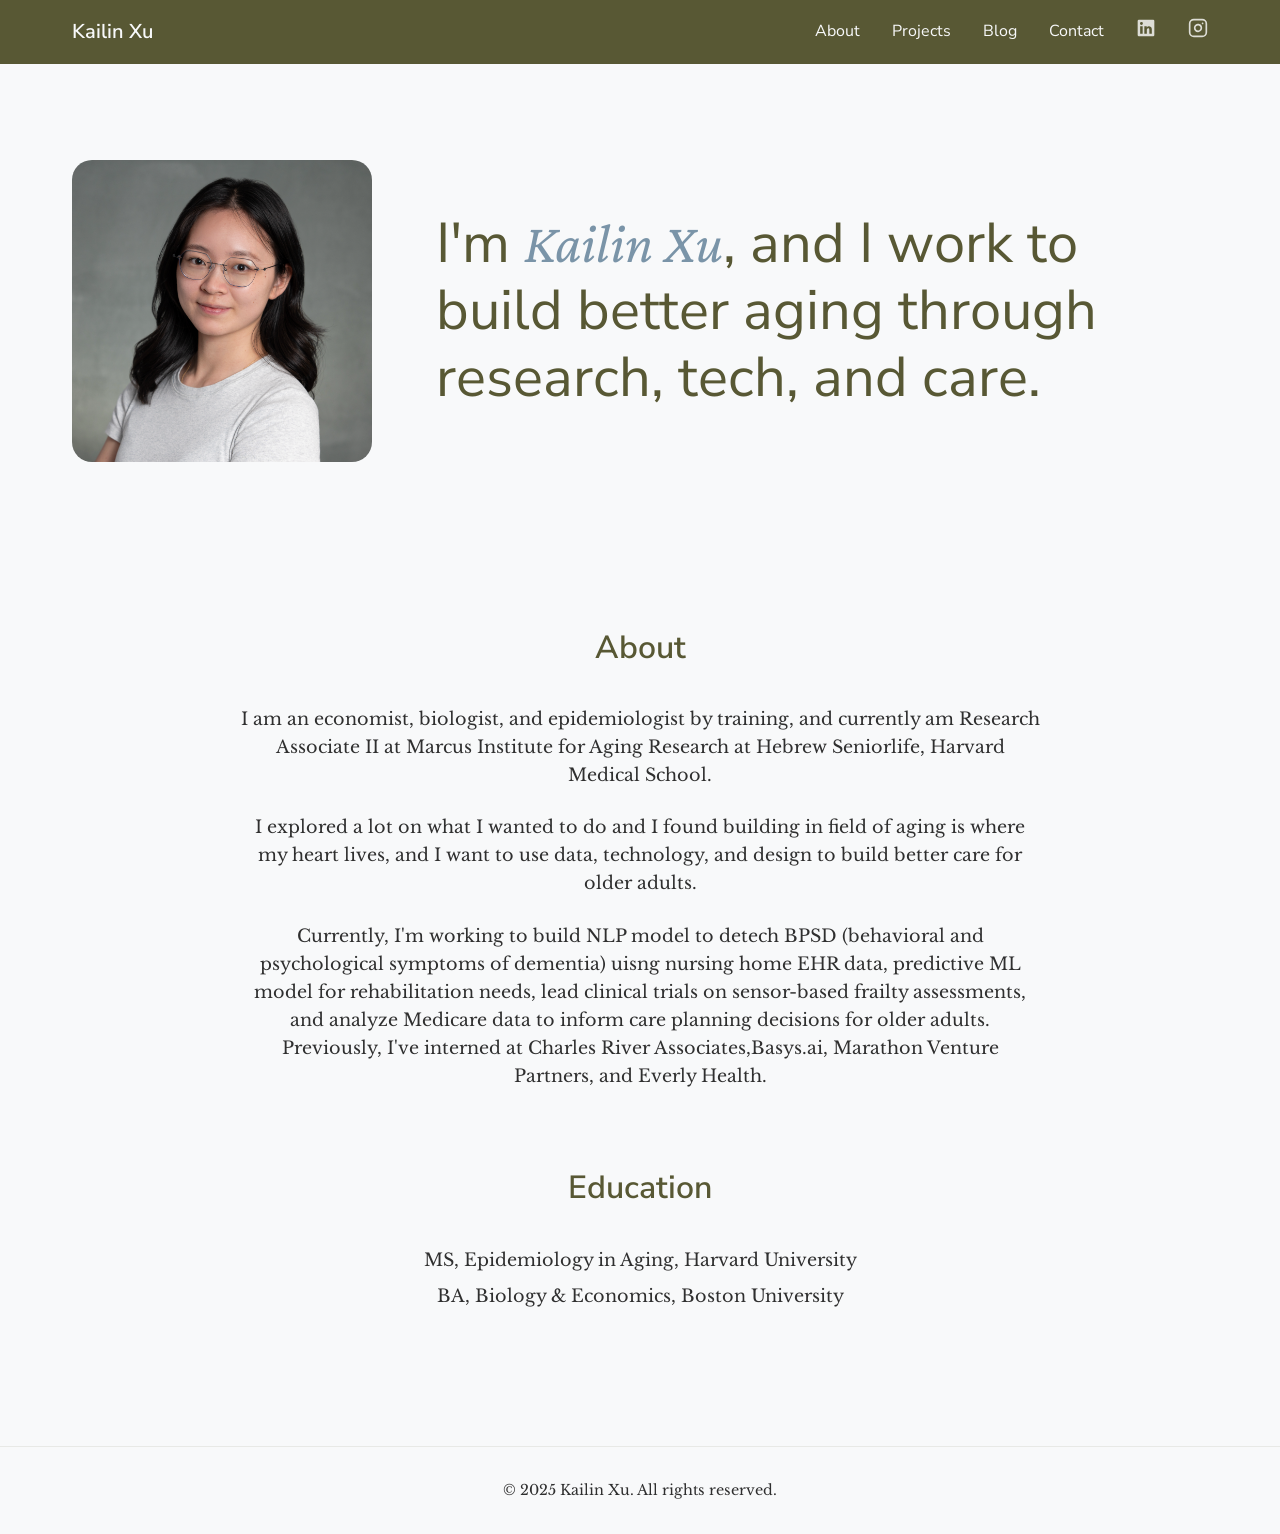
<file: index.html>
<!DOCTYPE html>
<html lang="en">
<head>
    <meta charset="UTF-8">
    <meta name="viewport" content="width=device-width, initial-scale=1.0">
    <title>Kailin Xu - Digital Health Strategist</title>
    <link rel="stylesheet" href="styles.css">
    <link rel="preconnect" href="https://fonts.googleapis.com">
    <link rel="preconnect" href="https://fonts.gstatic.com" crossorigin>
    <link href="https://fonts.googleapis.com/css2?family=Nunito+Sans:wght@400;600;700&family=Libre+Baskerville:ital,wght@0,400;0,700;1,400&family=Crimson+Pro:ital,wght@0,400;0,600;1,400&display=swap" rel="stylesheet">
</head>
<body>
    <header>
        <div class="header-content">
            <div class="logo">Kailin Xu</div>
            <button class="hamburger" aria-label="Menu">
                <span class="hamburger-line"></span>
                <span class="hamburger-line"></span>
                <span class="hamburger-line"></span>
            </button>
            <nav class="nav-links">
                <a href="index.html#about">About</a>
                <a href="projects.html">Projects</a>
                <a href="index.html#blog">Blog</a>
                <a href="index.html#contact">Contact</a>
                <a href="https://www.linkedin.com/in/kailin-xu-msc-512120191/" target="_blank" class="social-link">
                    <img src="assets/linkedin.svg" alt="LinkedIn">
                </a>
                <a href="https://instagram.com" target="_blank" class="social-link">
                    <img src="assets/instagram.svg" alt="Instagram">
                </a>
            </nav>
        </div>
    </header>

    <div class="main-content">
        <section class="hero">
            <div class="hero-content">
                <div class="hero-image">
                    <img src="assets/headshot.PNG" alt="Profile photo" class="profile-image">
                </div>
                <h1 class="one-liner">I'm <span class="name-italic">Kailin Xu</span>, and I work to build better aging through research, tech, and care.</h1>
            </div>
        </section>

        <section id="about" class="about">
            <h2>About</h2>
            <div class="about-content">
                <p>I am an economist, biologist, and epidemiologist by training, and currently am Research Associate II at Marcus Institute for Aging Research at Hebrew Seniorlife, Harvard Medical School.</p>
                
                <p>I explored a lot on what I wanted to do and I found building in field of aging is where my heart lives, and I want to use data, technology, and design to build better care for older adults.</p>
                
                <p>Currently, I'm working to build NLP model to detech BPSD (behavioral and psychological symptoms of dementia) uisng nursing home EHR data, predictive ML model for rehabilitation needs, lead clinical trials on sensor-based frailty assessments, and analyze Medicare data to inform care planning decisions for older adults. Previously, I've interned at Charles River Associates,Basys.ai, Marathon Venture Partners, and Everly Health.</p>
            </div>

            <div class="education">
                <h2>Education</h2>
                <ul>
                    <li>MS, Epidemiology in Aging, Harvard University</li>
                    <li>BA, Biology & Economics, Boston University</li>
                </ul>
            </div>
        </section>
    </div>

    <footer>
        <p>&copy; 2025 Kailin Xu. All rights reserved.</p>
    </footer>

    <script>
        // Mobile menu toggle
        const hamburger = document.querySelector('.hamburger');
        const navLinks = document.querySelector('.nav-links');
        
        hamburger.addEventListener('click', () => {
            hamburger.classList.toggle('active');
            navLinks.classList.toggle('active');
        });

        // Close mobile menu when clicking a link
        document.querySelectorAll('.nav-links a').forEach(link => {
            link.addEventListener('click', () => {
                hamburger.classList.remove('active');
                navLinks.classList.remove('active');
            });
        });
    </script>
</body>
</html>
</file>
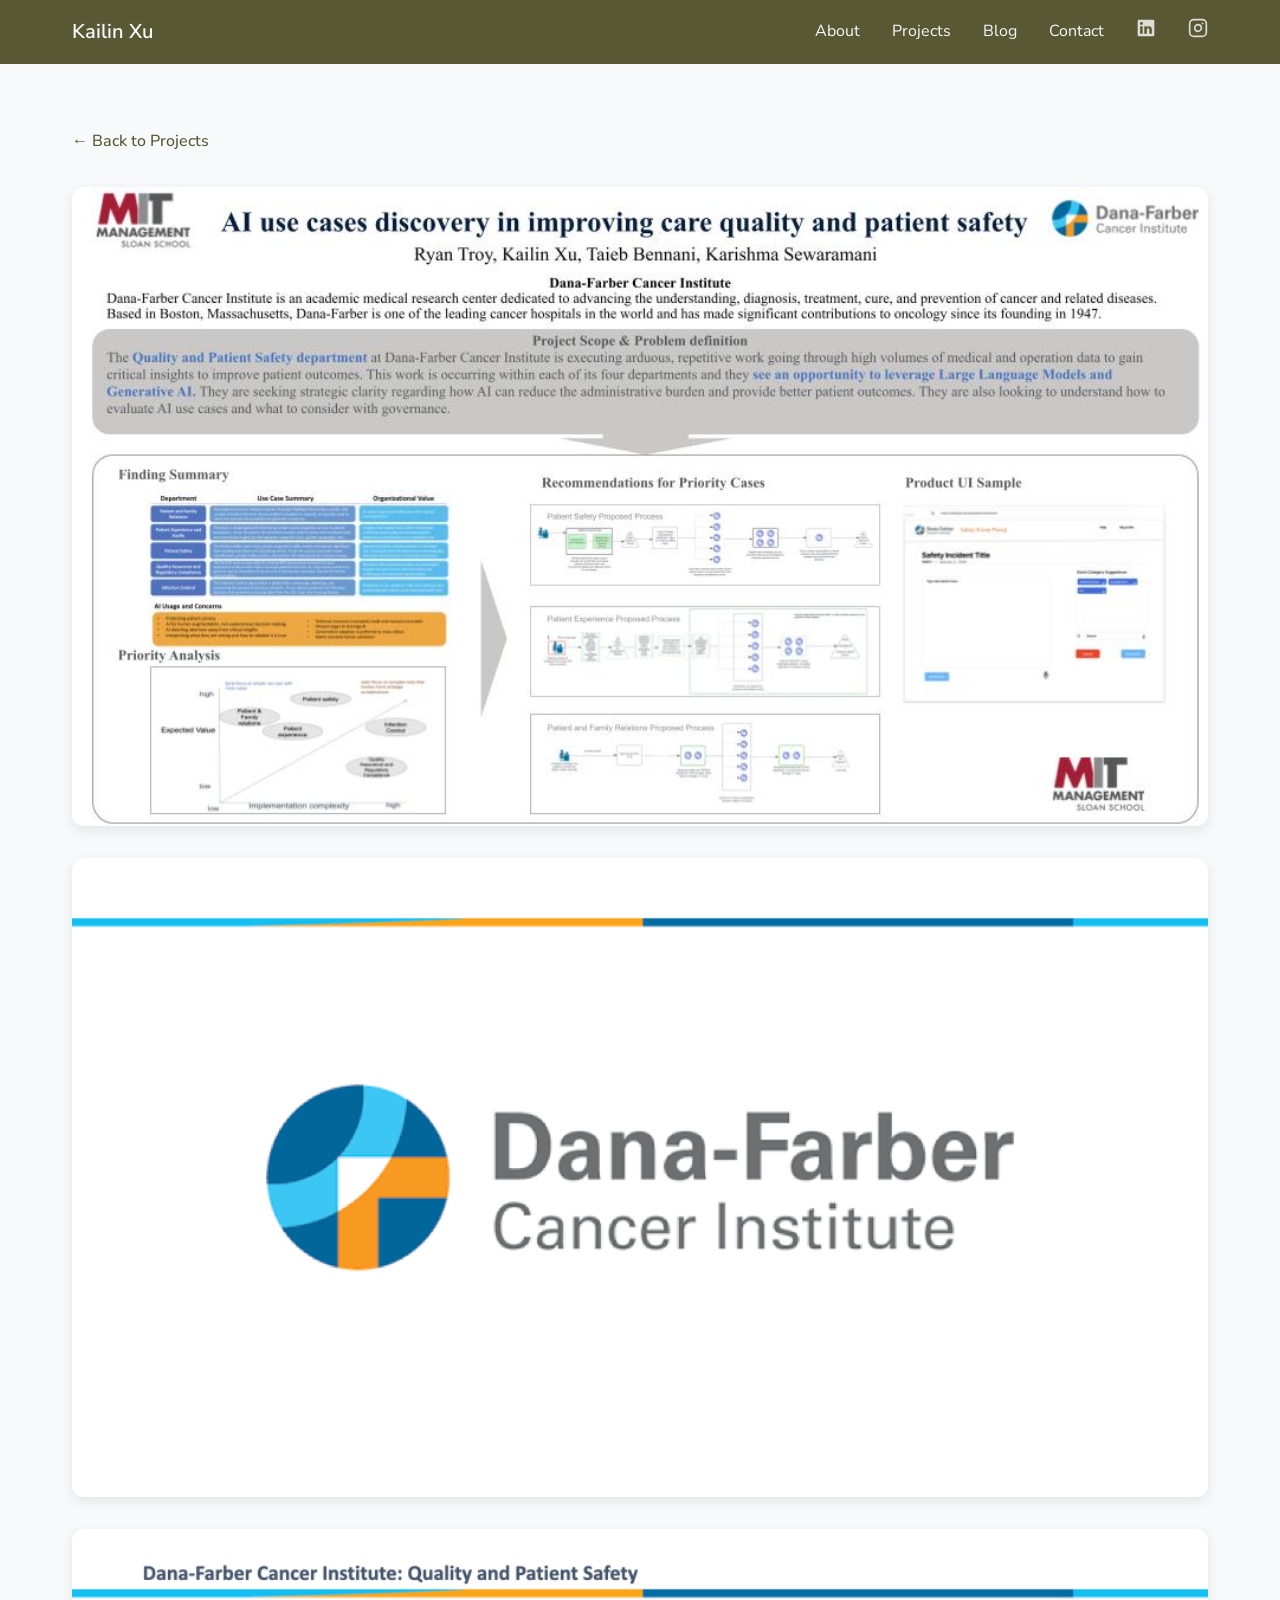
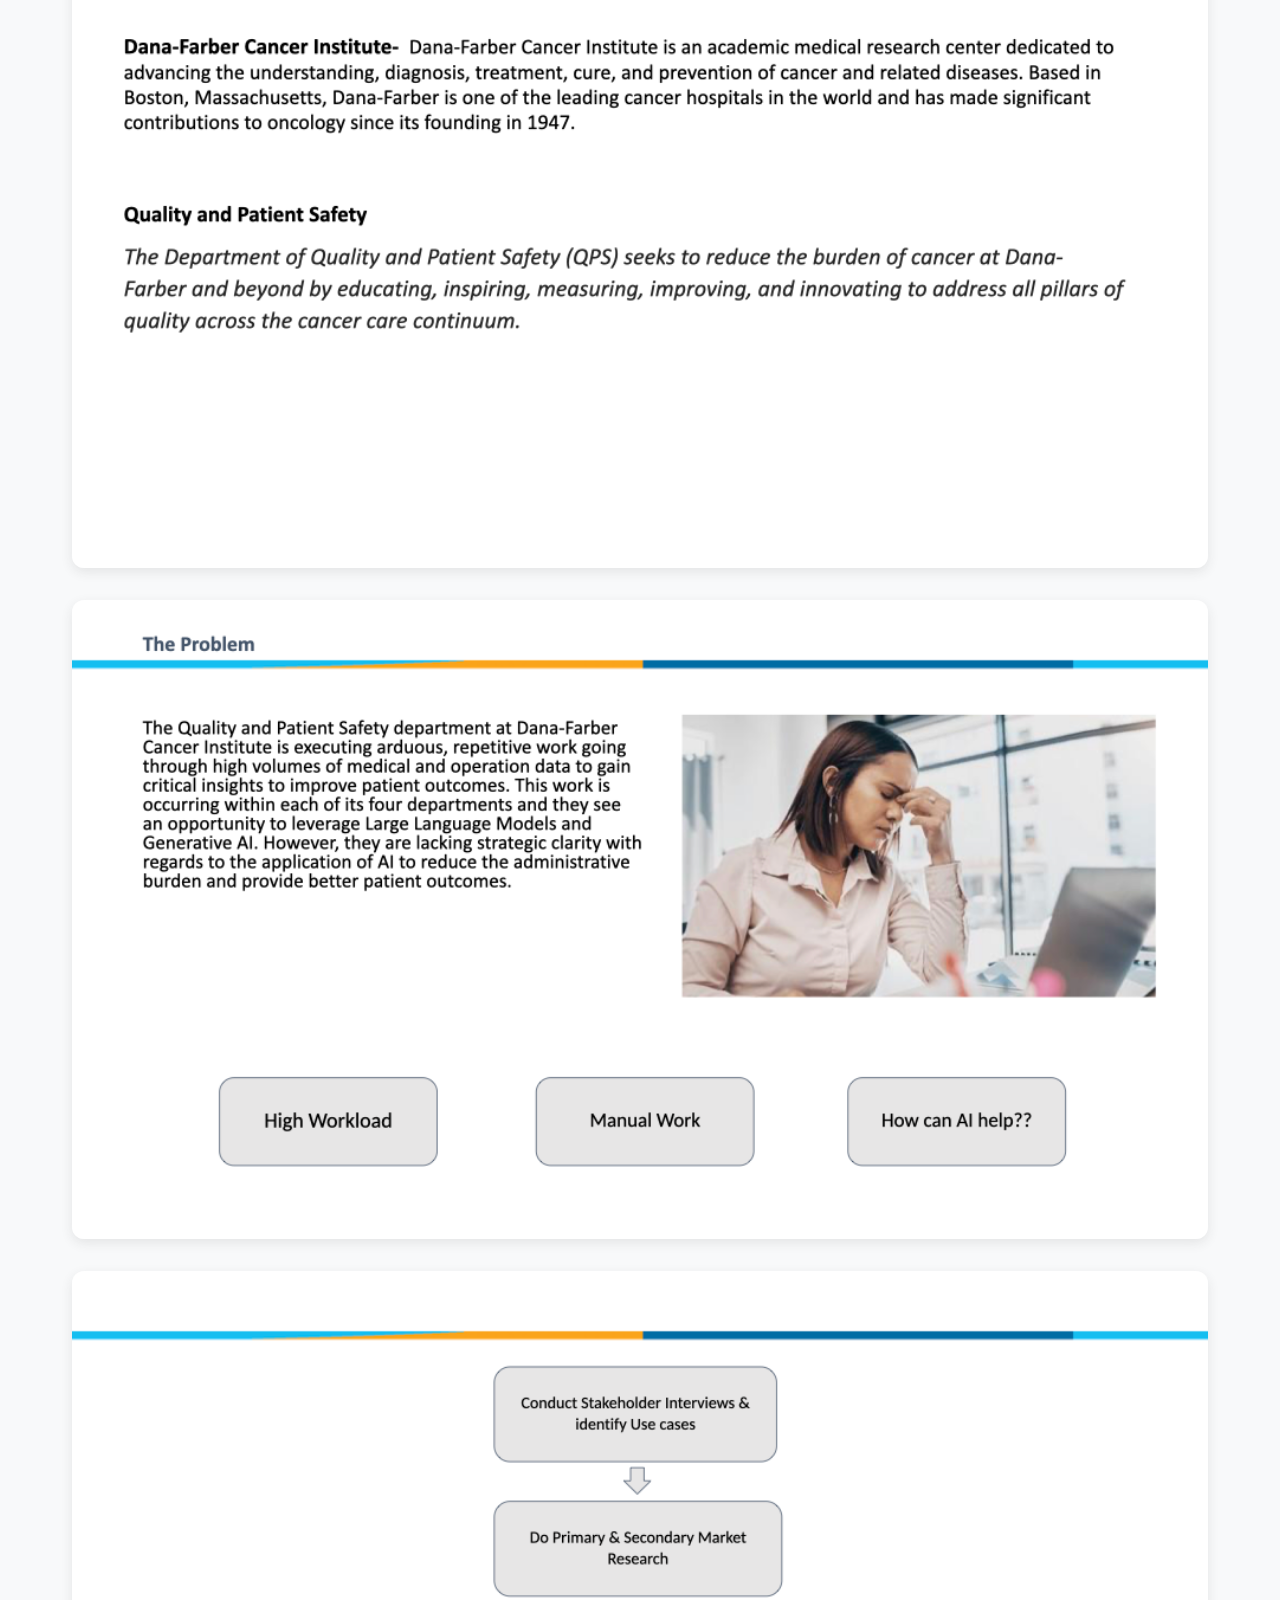
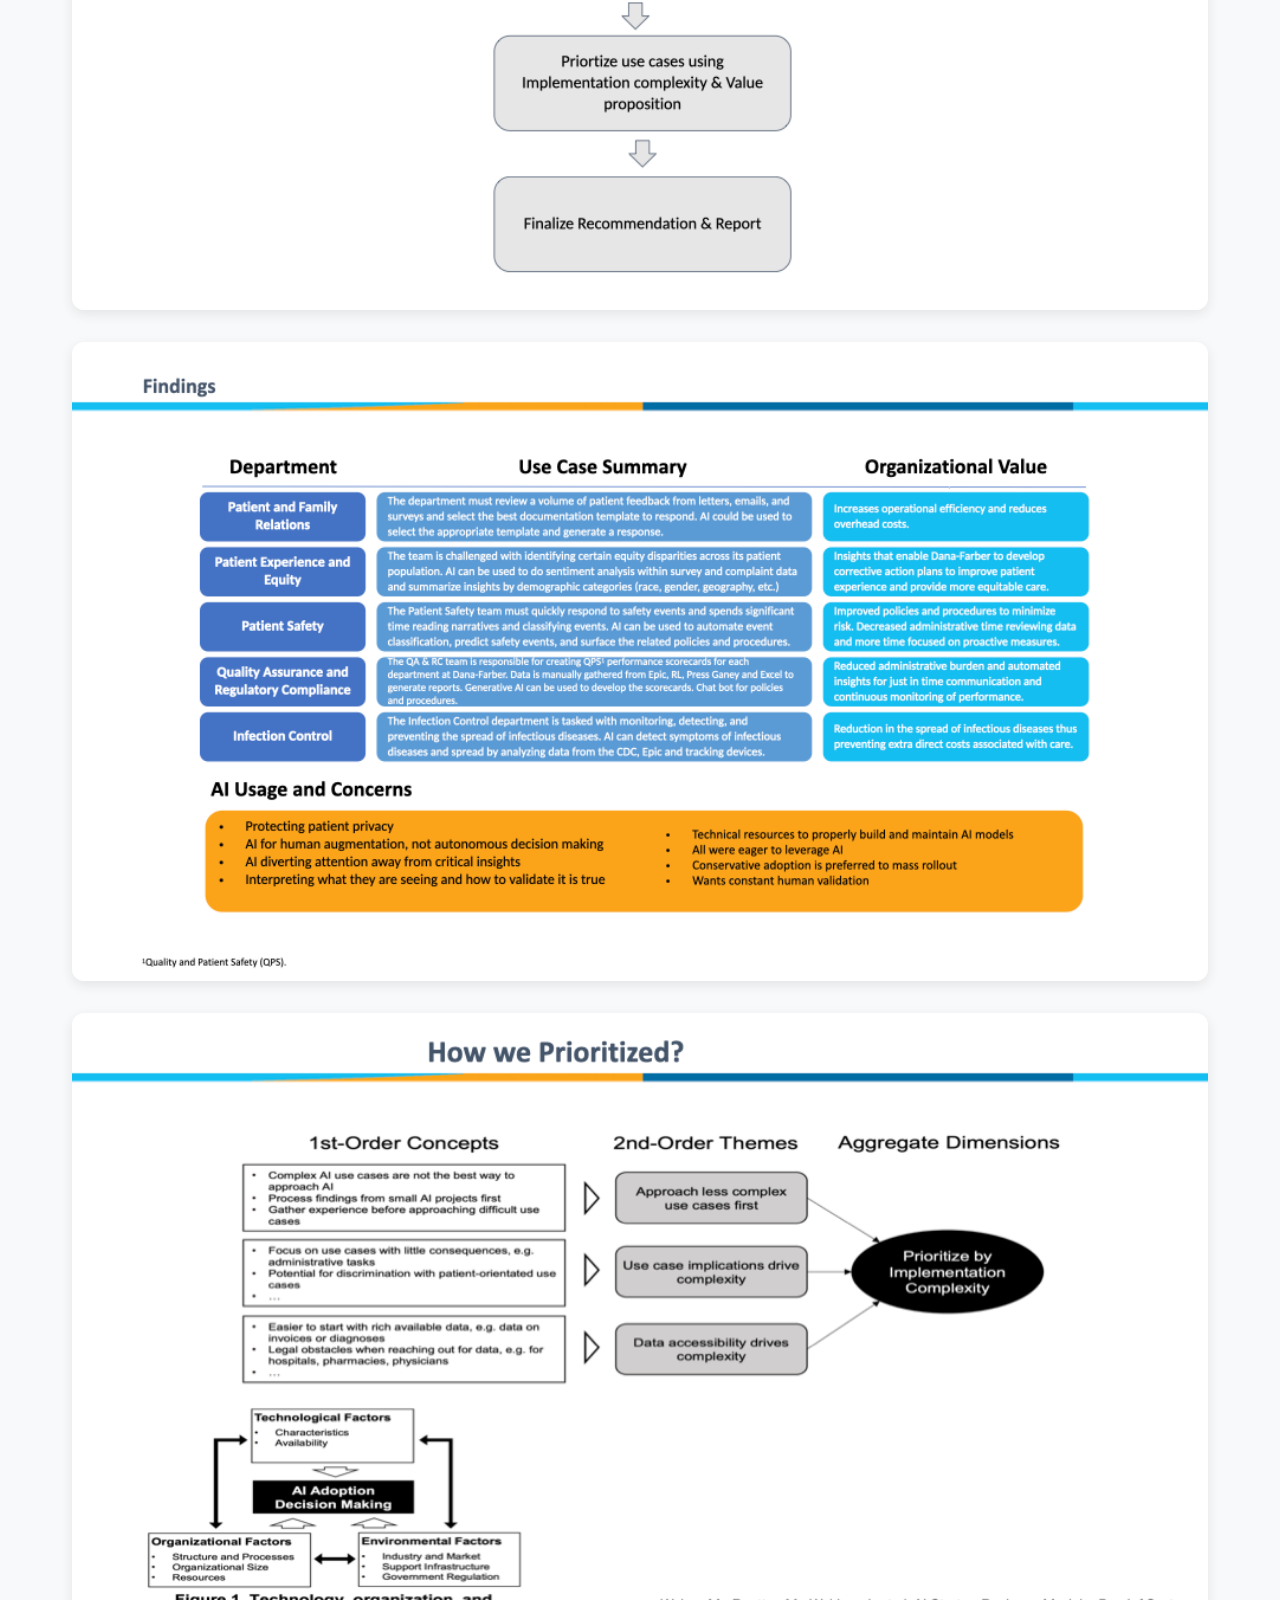
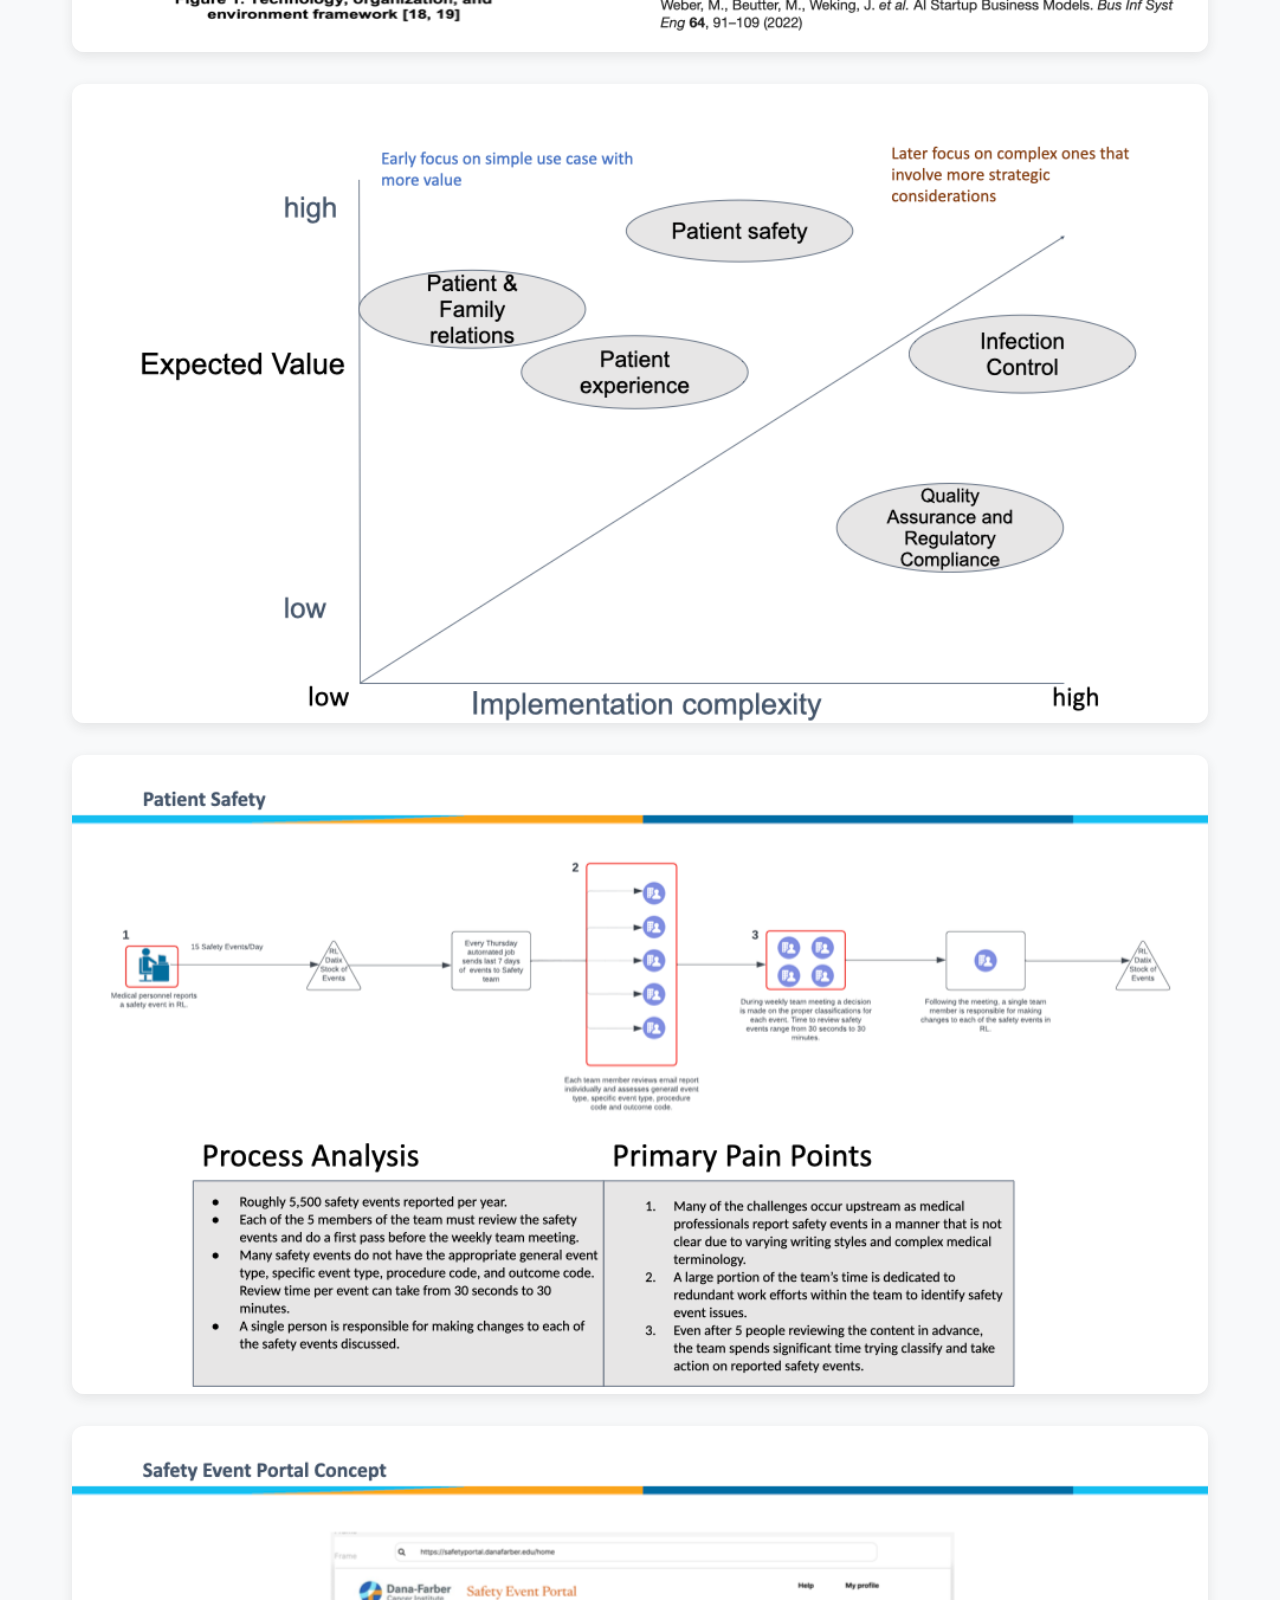
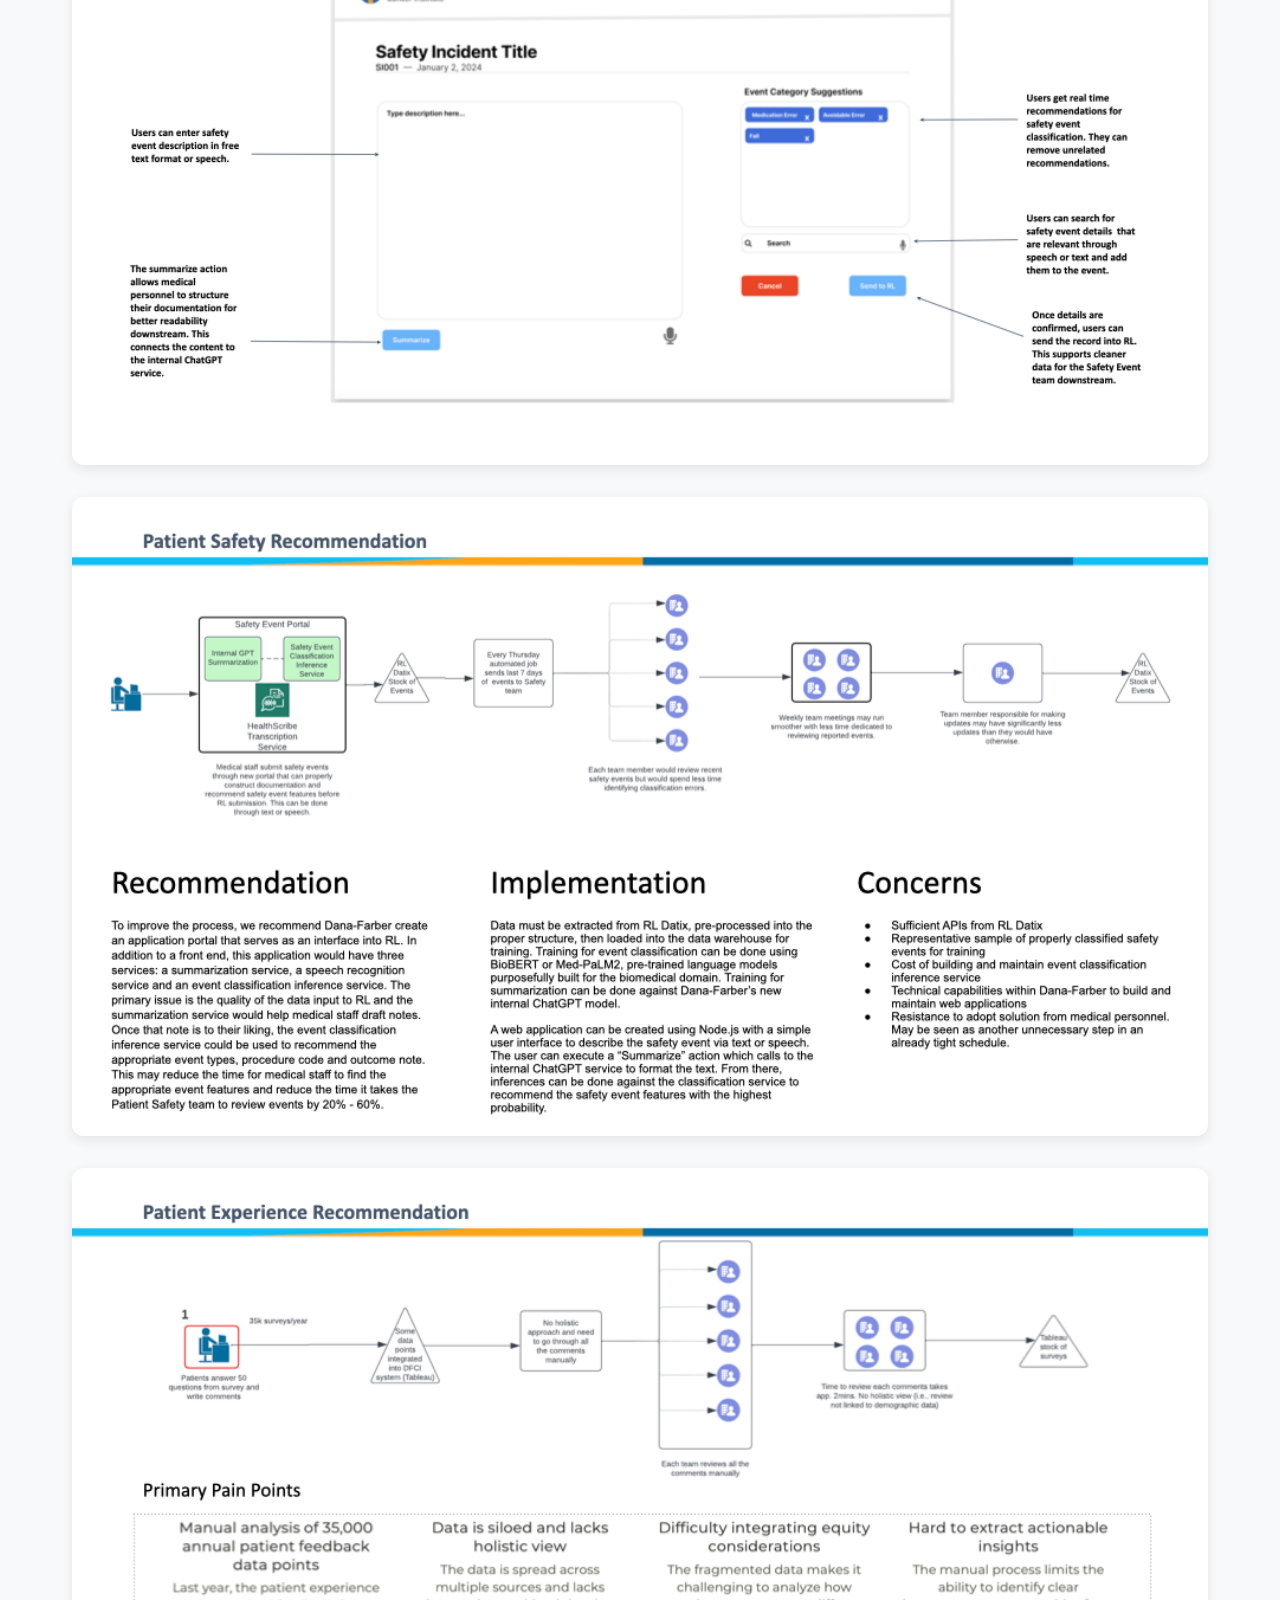
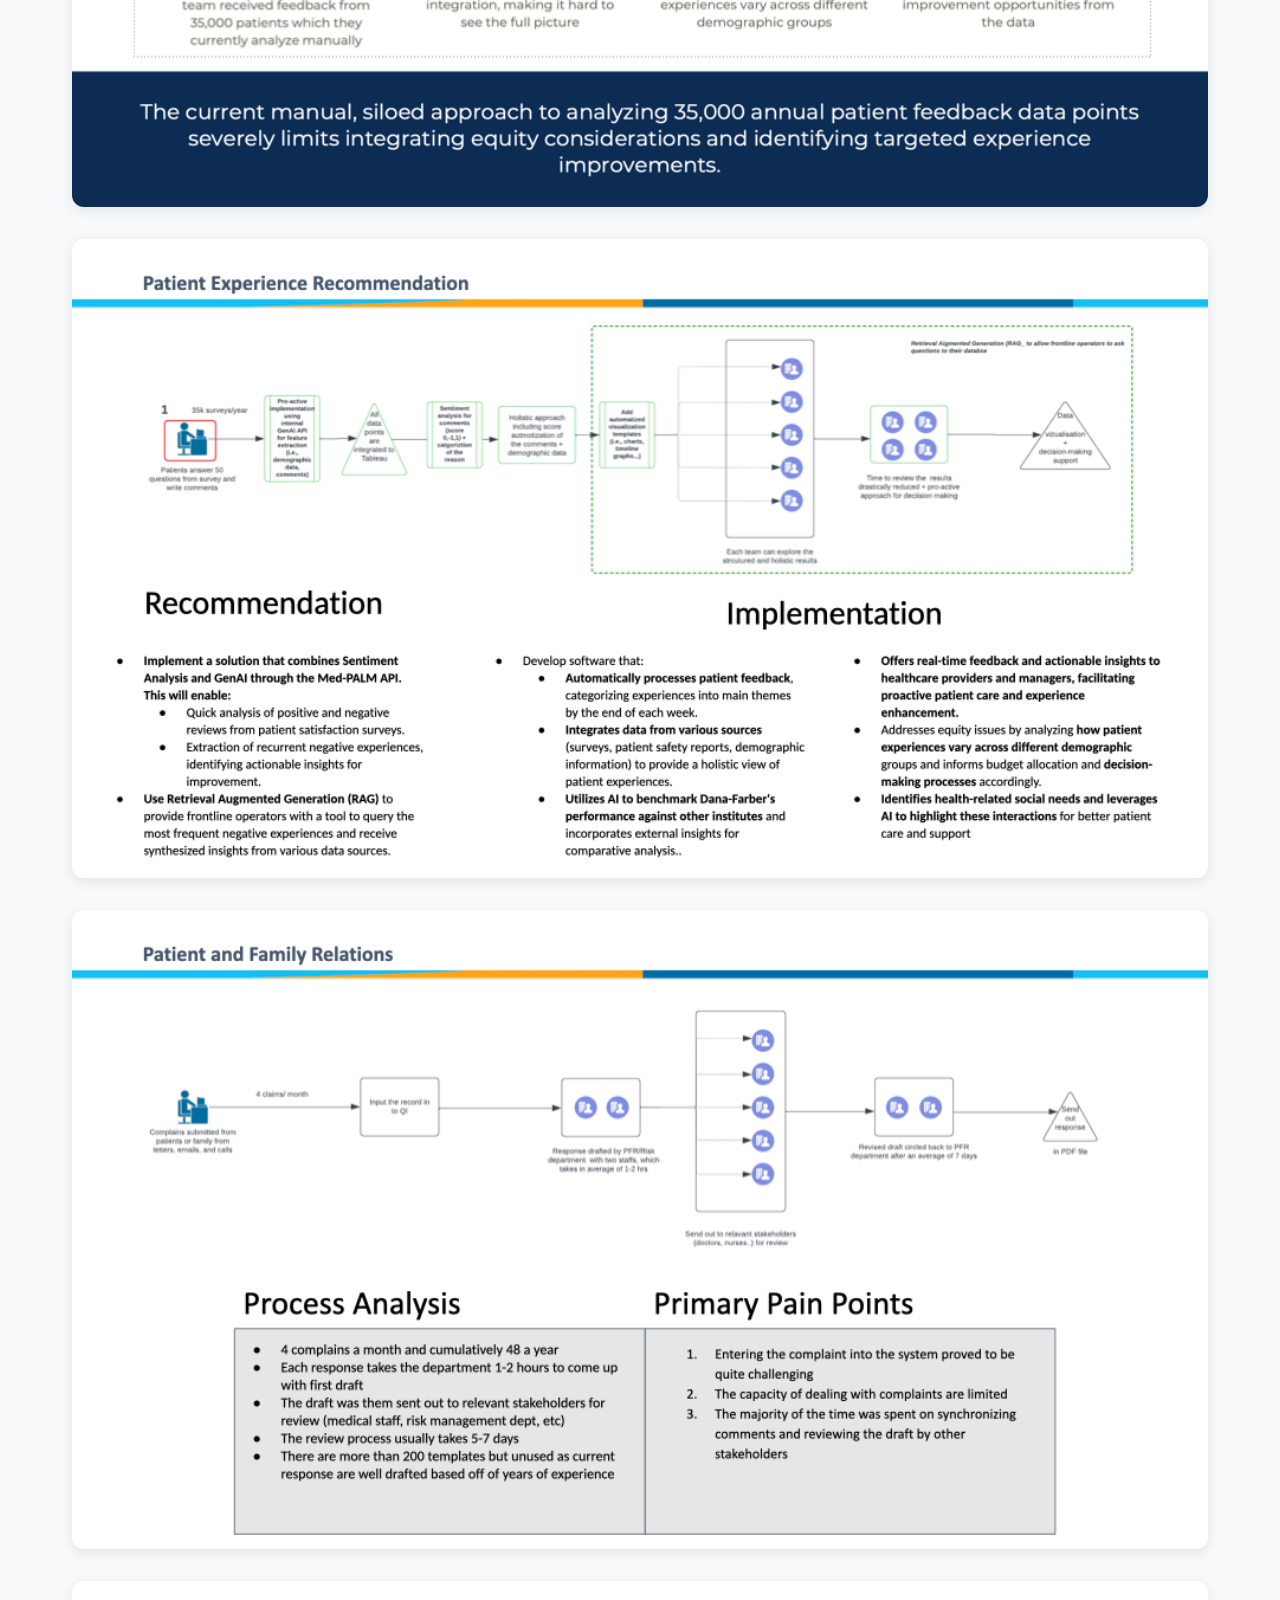
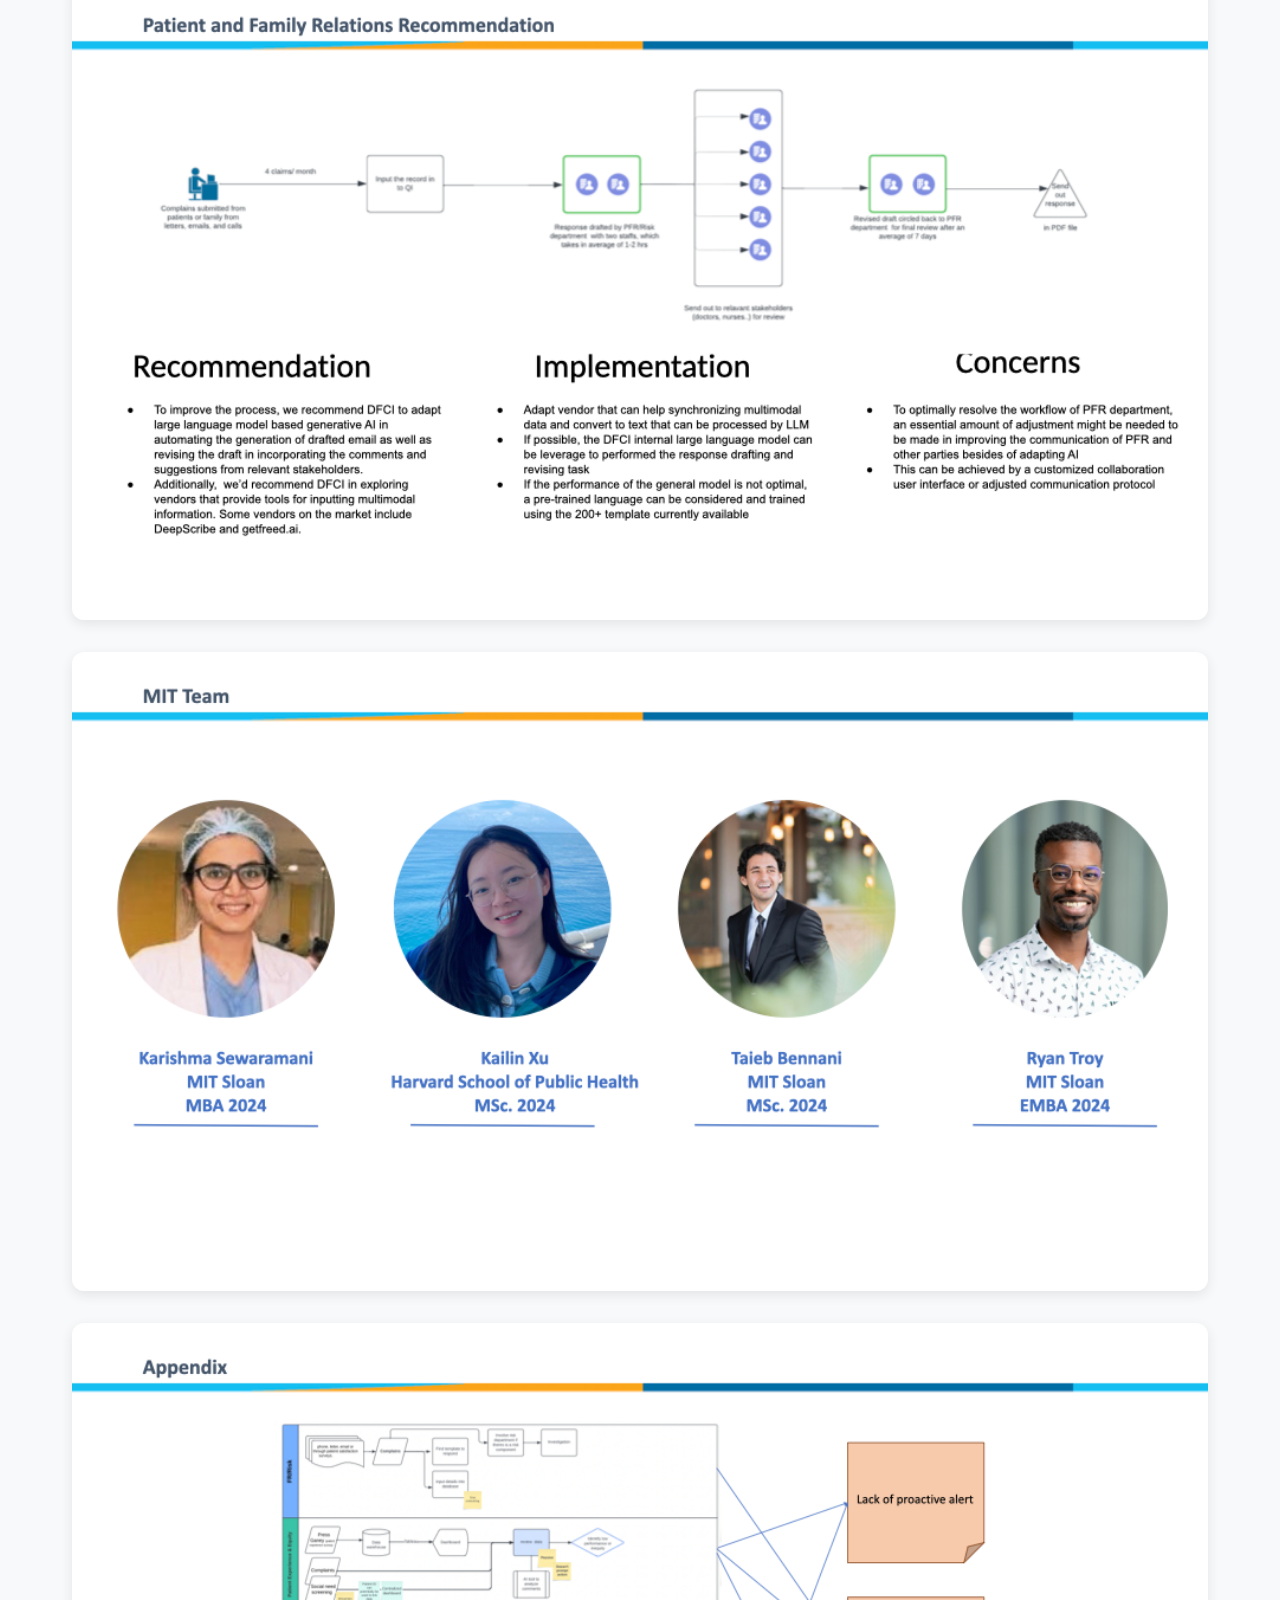
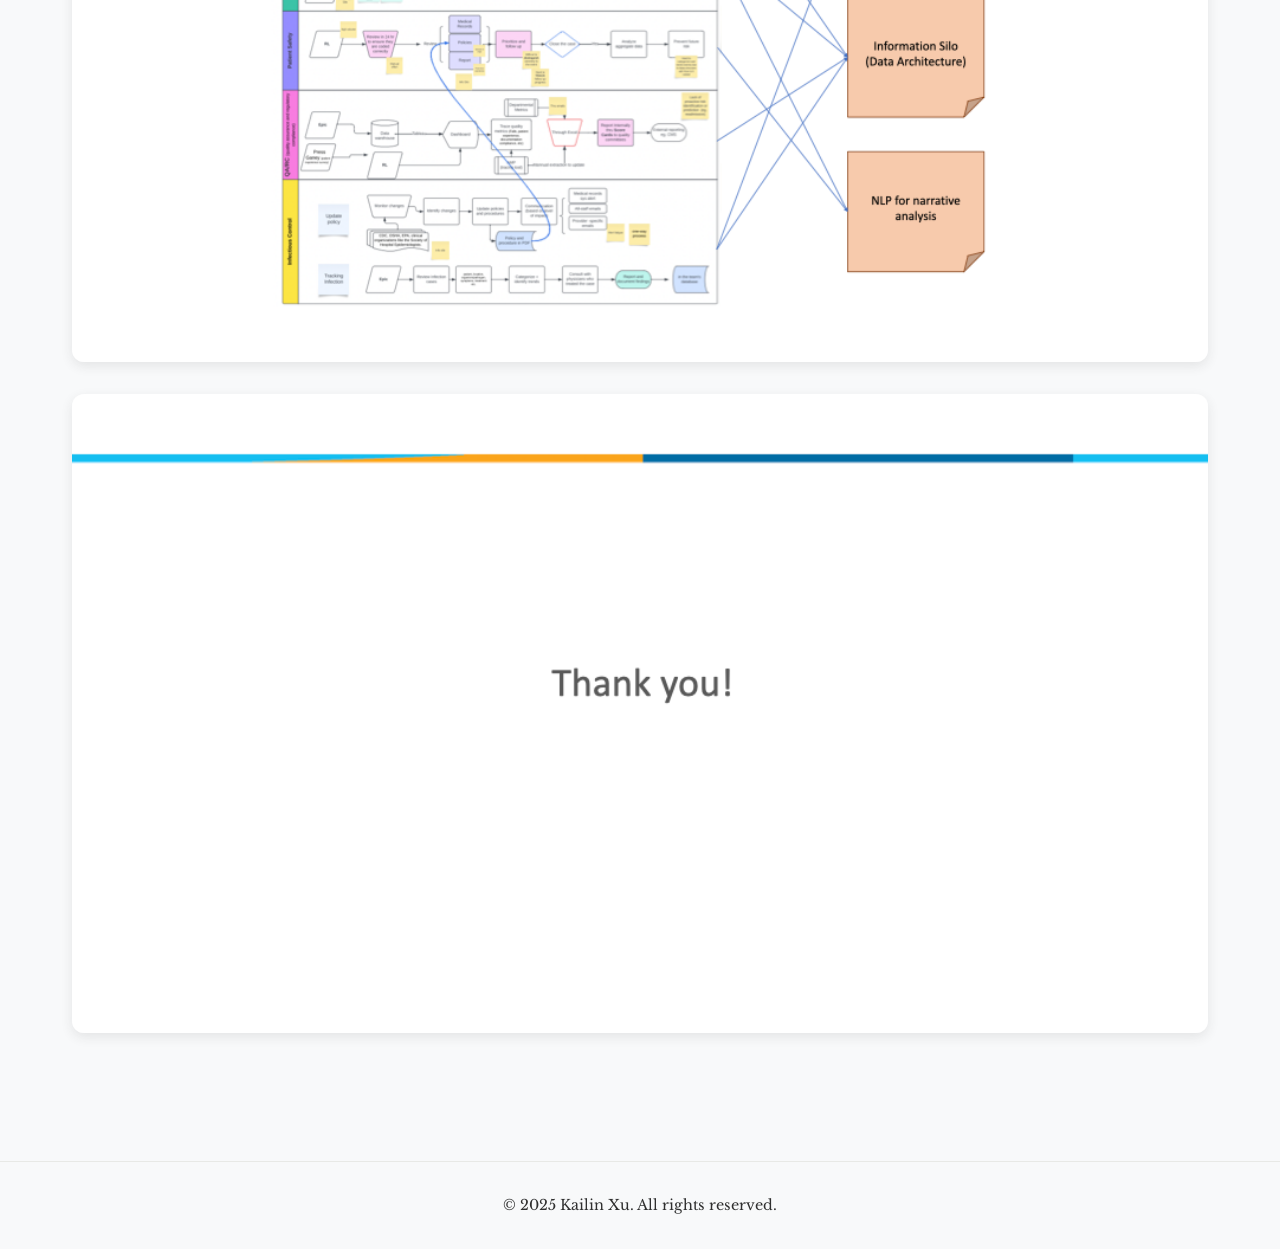
<file: project-DFCI.html>
<!DOCTYPE html>
<html lang="en">
<head>
    <meta charset="UTF-8">
    <meta name="viewport" content="width=device-width, initial-scale=1.0">
    <title>DFCI - Kailin Xu</title>
    <link rel="stylesheet" href="styles.css">
    <link rel="preconnect" href="https://fonts.googleapis.com">
    <link rel="preconnect" href="https://fonts.gstatic.com" crossorigin>
    <link href="https://fonts.googleapis.com/css2?family=Nunito+Sans:wght@400;600;700&family=Libre+Baskerville:ital,wght@0,400;0,700;1,400&family=Crimson+Pro:ital,wght@0,400;0,600;1,400&display=swap" rel="stylesheet">
</head>
<body>
    <header>
        <div class="header-content">
            <div class="logo">Kailin Xu</div>
            <button class="hamburger" aria-label="Menu">
                <span class="hamburger-line"></span>
                <span class="hamburger-line"></span>
                <span class="hamburger-line"></span>
            </button>
            <nav class="nav-links">
                <a href="index.html#about">About</a>
                <a href="projects.html">Projects</a>
                <a href="index.html#blog">Blog</a>
                <a href="index.html#contact">Contact</a>
                <a href="https://www.linkedin.com/in/kailin-xu-msc-512120191/" target="_blank" class="social-link">
                    <img src="assets/linkedin.svg" alt="LinkedIn">
                </a>
                <a href="https://instagram.com" target="_blank" class="social-link">
                    <img src="assets/instagram.svg" alt="Instagram">
                </a>
            </nav>
        </div>
    </header>

    <div class="main-content">
        <div class="project-detail">
            <a href="projects.html" class="back-link">← Back to Projects</a>
            
            <div class="project-images">
                <img src="assets/Projects/DFCI/2024 Poster Session Pitch Deck.jpg" alt="Cover" class="project-image-full">
                <img src="assets/Projects/DFCI/DFCI Poster Presentation.001.png" alt="Slide 1" class="project-image-full">
                <img src="assets/Projects/DFCI/DFCI Poster Presentation.002.png" alt="Slide 2" class="project-image-full">
                <img src="assets/Projects/DFCI/DFCI Poster Presentation.003.png" alt="Slide 3" class="project-image-full">
                <img src="assets/Projects/DFCI/DFCI Poster Presentation.004.png" alt="Slide 4" class="project-image-full">
                <img src="assets/Projects/DFCI/DFCI Poster Presentation.005.png" alt="Slide 5" class="project-image-full">
                <img src="assets/Projects/DFCI/DFCI Poster Presentation.006.png" alt="Slide 6" class="project-image-full">
                <img src="assets/Projects/DFCI/DFCI Poster Presentation.007.png" alt="Slide 7" class="project-image-full">
                <img src="assets/Projects/DFCI/DFCI Poster Presentation.008.png" alt="Slide 8" class="project-image-full">
                <img src="assets/Projects/DFCI/DFCI Poster Presentation.009.png" alt="Slide 9" class="project-image-full">
                <img src="assets/Projects/DFCI/DFCI Poster Presentation.010.png" alt="Slide 10" class="project-image-full">
                <img src="assets/Projects/DFCI/DFCI Poster Presentation.011.png" alt="Slide 11" class="project-image-full">
                <img src="assets/Projects/DFCI/DFCI Poster Presentation.012.png" alt="Slide 12" class="project-image-full">
                <img src="assets/Projects/DFCI/DFCI Poster Presentation.013.png" alt="Slide 13" class="project-image-full">
                <img src="assets/Projects/DFCI/DFCI Poster Presentation.014.png" alt="Slide 14" class="project-image-full">
                <img src="assets/Projects/DFCI/DFCI Poster Presentation.015.png" alt="Slide 15" class="project-image-full">
                <img src="assets/Projects/DFCI/DFCI Poster Presentation.016.png" alt="Slide 16" class="project-image-full">
                <img src="assets/Projects/DFCI/DFCI Poster Presentation.017.png" alt="Slide 17" class="project-image-full">
            </div>
        </div>
    </div>

    <footer>
        <p>&copy; 2025 Kailin Xu. All rights reserved.</p>
    </footer>

    <script>
        // Mobile menu toggle
        const hamburger = document.querySelector('.hamburger');
        const navLinks = document.querySelector('.nav-links');
        
        hamburger.addEventListener('click', () => {
            hamburger.classList.toggle('active');
            navLinks.classList.toggle('active');
        });

        // Close mobile menu when clicking a link
        document.querySelectorAll('.nav-links a').forEach(link => {
            link.addEventListener('click', () => {
                hamburger.classList.remove('active');
                navLinks.classList.remove('active');
            });
        });
    </script>
</body>
</html>
</file>
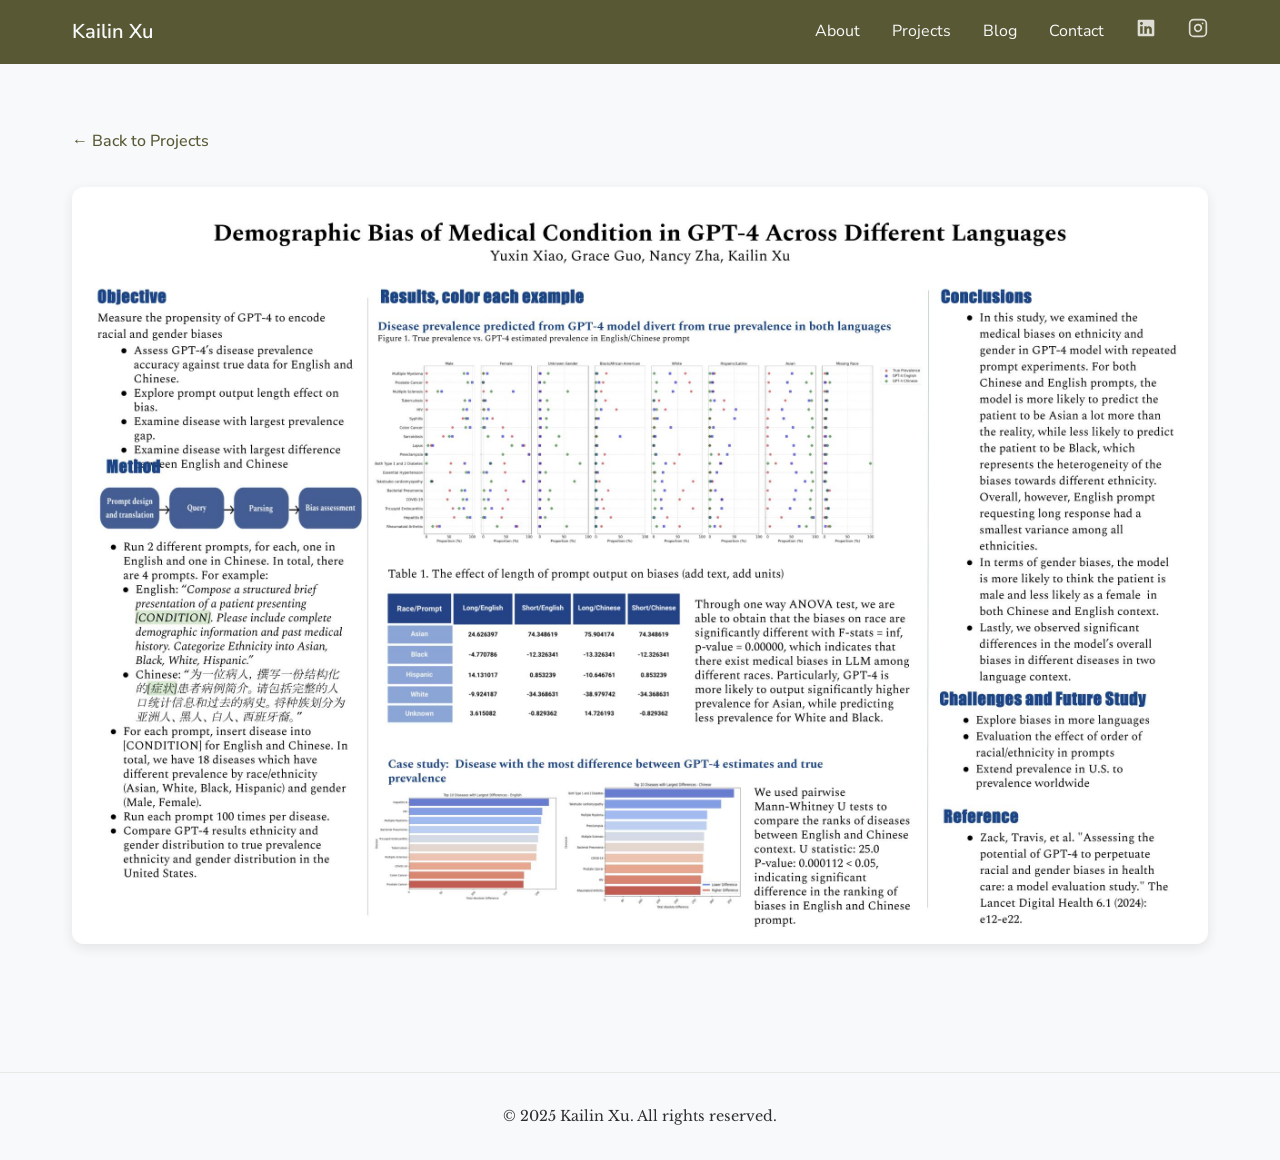
<file: project-GPT.html>
<!DOCTYPE html>
<html lang="en">
<head>
    <meta charset="UTF-8">
    <meta name="viewport" content="width=device-width, initial-scale=1.0">
    <title>GPT Bias Poster - Kailin Xu</title>
    <link rel="stylesheet" href="styles.css">
    <link rel="preconnect" href="https://fonts.googleapis.com">
    <link rel="preconnect" href="https://fonts.gstatic.com" crossorigin>
    <link href="https://fonts.googleapis.com/css2?family=Nunito+Sans:wght@400;600;700&family=Libre+Baskerville:ital,wght@0,400;0,700;1,400&family=Crimson+Pro:ital,wght@0,400;0,600;1,400&display=swap" rel="stylesheet">
</head>
<body>
    <header>
        <div class="header-content">
            <div class="logo">Kailin Xu</div>
            <button class="hamburger" aria-label="Menu">
                <span class="hamburger-line"></span>
                <span class="hamburger-line"></span>
                <span class="hamburger-line"></span>
            </button>
            <nav class="nav-links">
                <a href="index.html#about">About</a>
                <a href="projects.html">Projects</a>
                <a href="index.html#blog">Blog</a>
                <a href="index.html#contact">Contact</a>
                <a href="https://www.linkedin.com/in/kailin-xu-msc-512120191/" target="_blank" class="social-link">
                    <img src="assets/linkedin.svg" alt="LinkedIn">
                </a>
                <a href="https://instagram.com" target="_blank" class="social-link">
                    <img src="assets/instagram.svg" alt="Instagram">
                </a>
            </nav>
        </div>
    </header>

    <div class="main-content">
        <div class="project-detail">
            <a href="projects.html" class="back-link">← Back to Projects</a>
            
            <div class="project-images">
                <img src="assets/Projects/GPT_bias_Poster.jpg" alt="GPT Bias Poster" class="project-image-full">
            </div>
        </div>
    </div>

    <footer>
        <p>&copy; 2025 Kailin Xu. All rights reserved.</p>
    </footer>

    <script>
        // Mobile menu toggle
        const hamburger = document.querySelector('.hamburger');
        const navLinks = document.querySelector('.nav-links');
        
        hamburger.addEventListener('click', () => {
            hamburger.classList.toggle('active');
            navLinks.classList.toggle('active');
        });

        // Close mobile menu when clicking a link
        document.querySelectorAll('.nav-links a').forEach(link => {
            link.addEventListener('click', () => {
                hamburger.classList.remove('active');
                navLinks.classList.remove('active');
            });
        });
    </script>
</body>
</html>
</file>
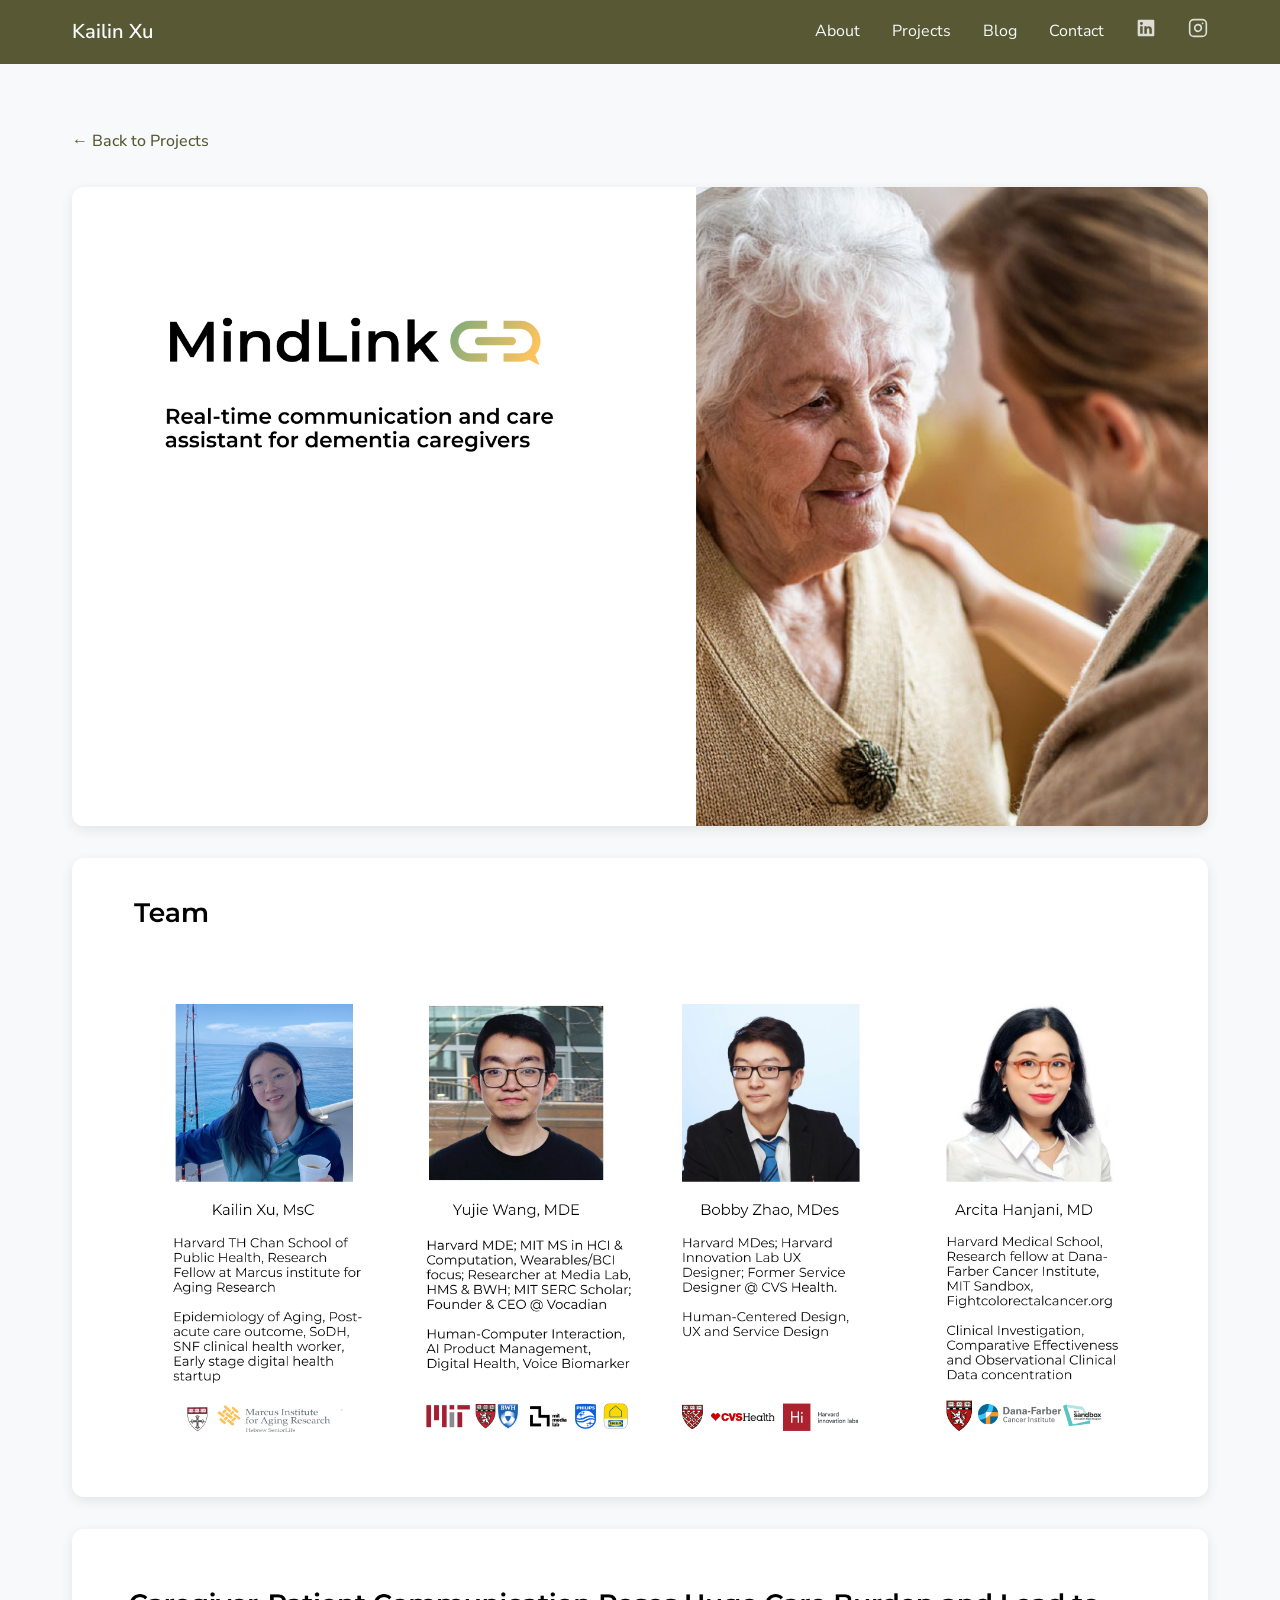
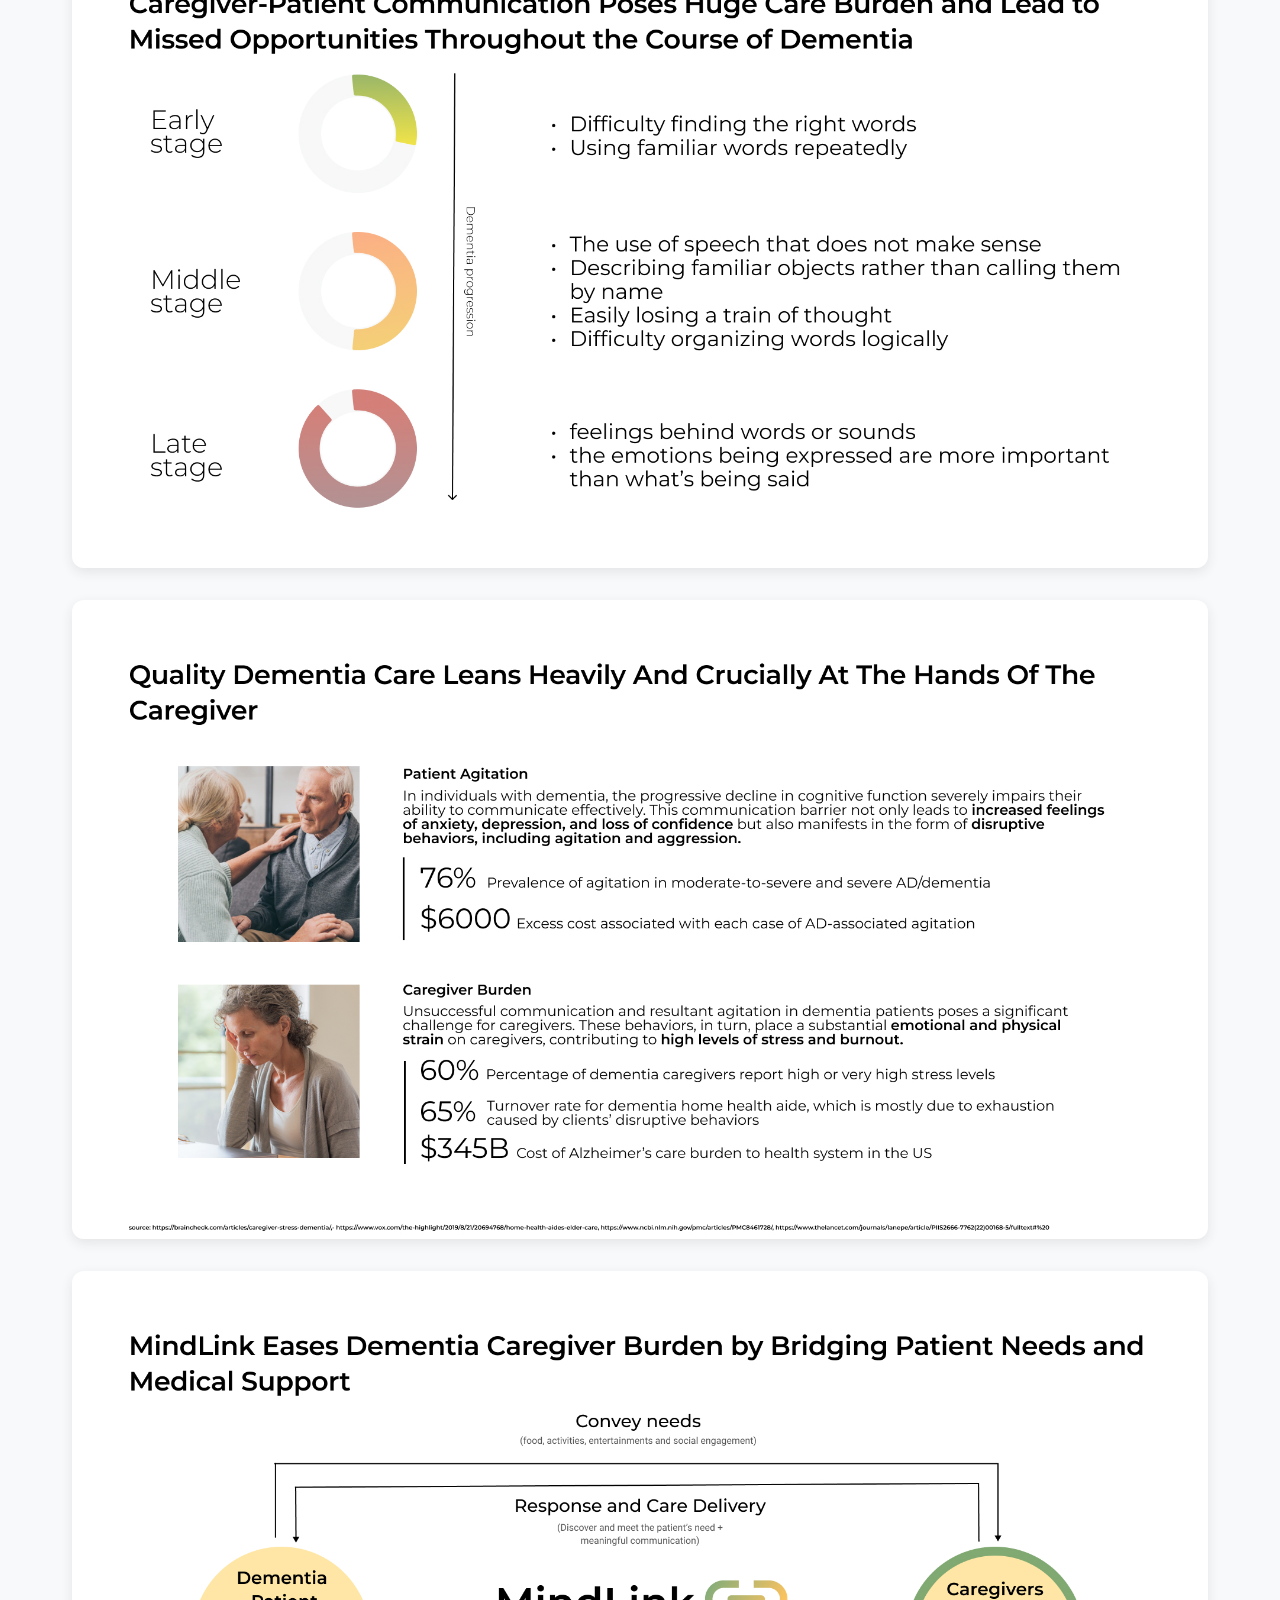
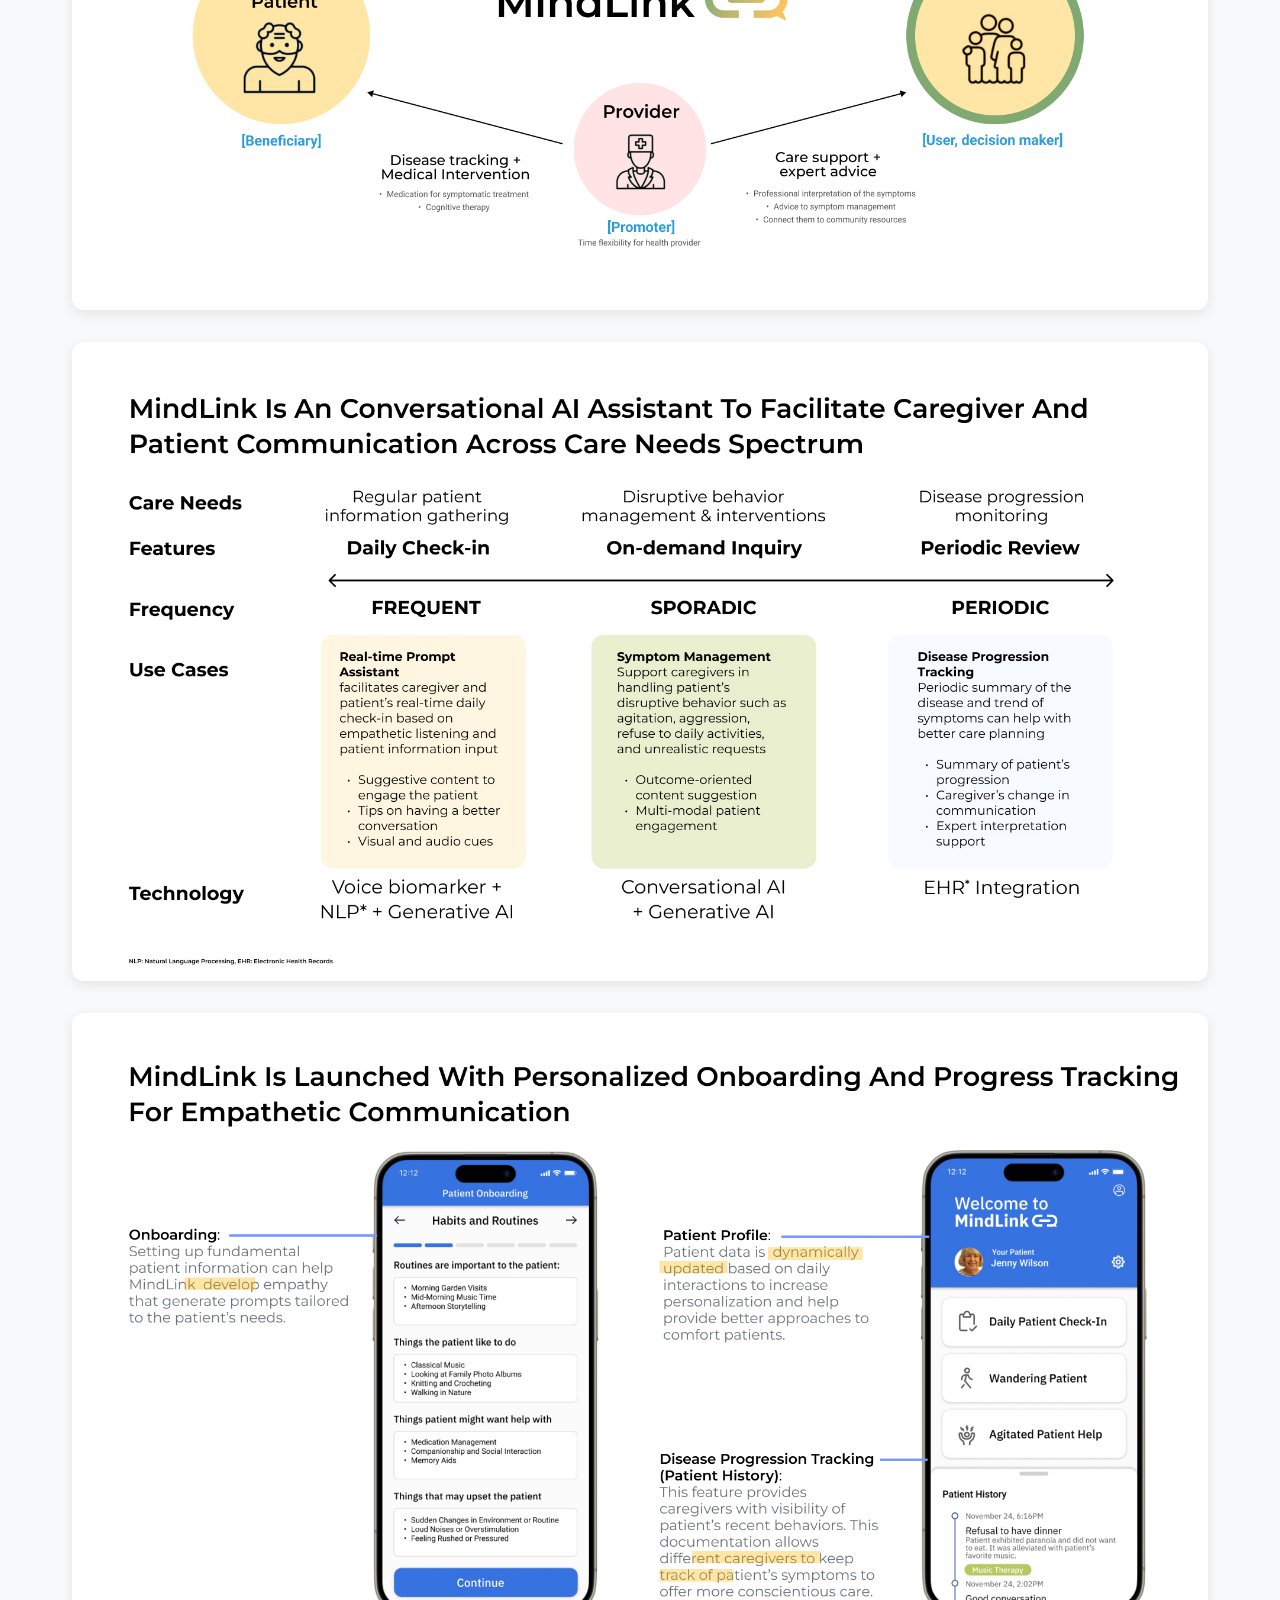
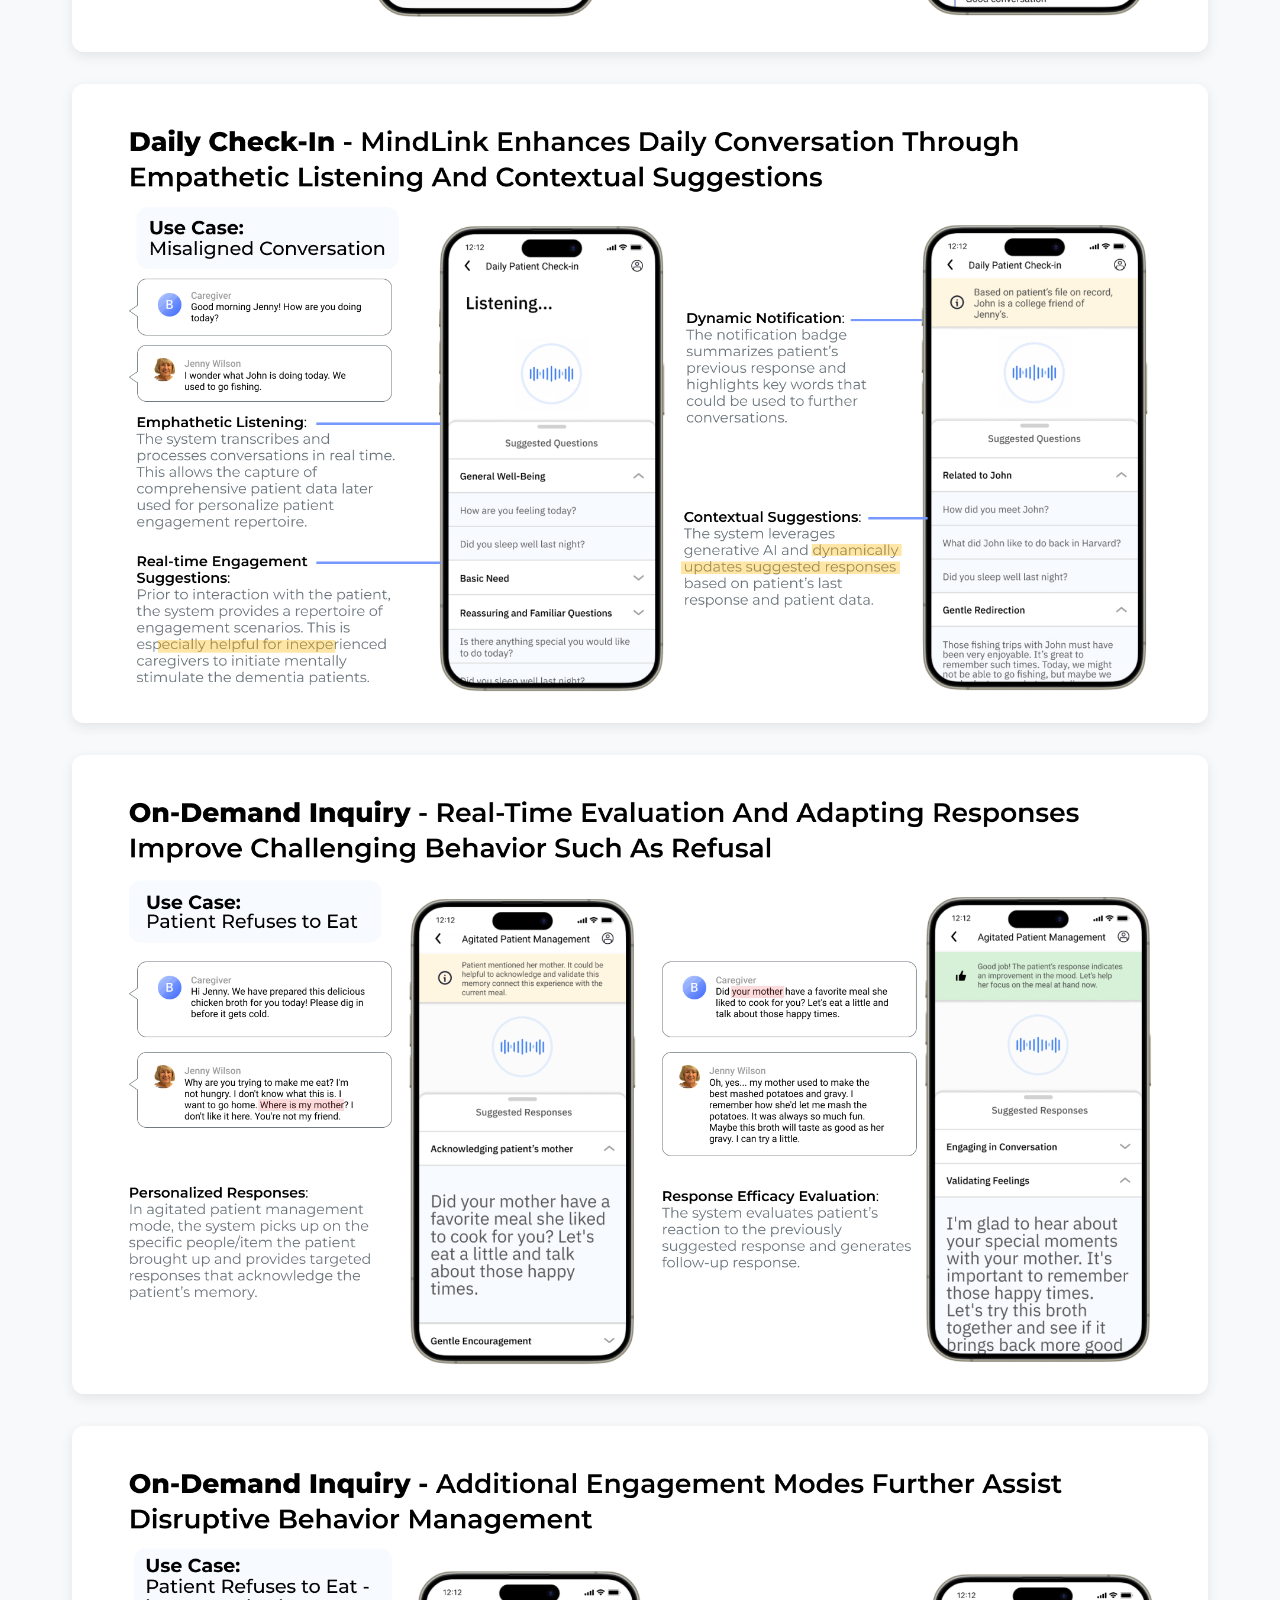
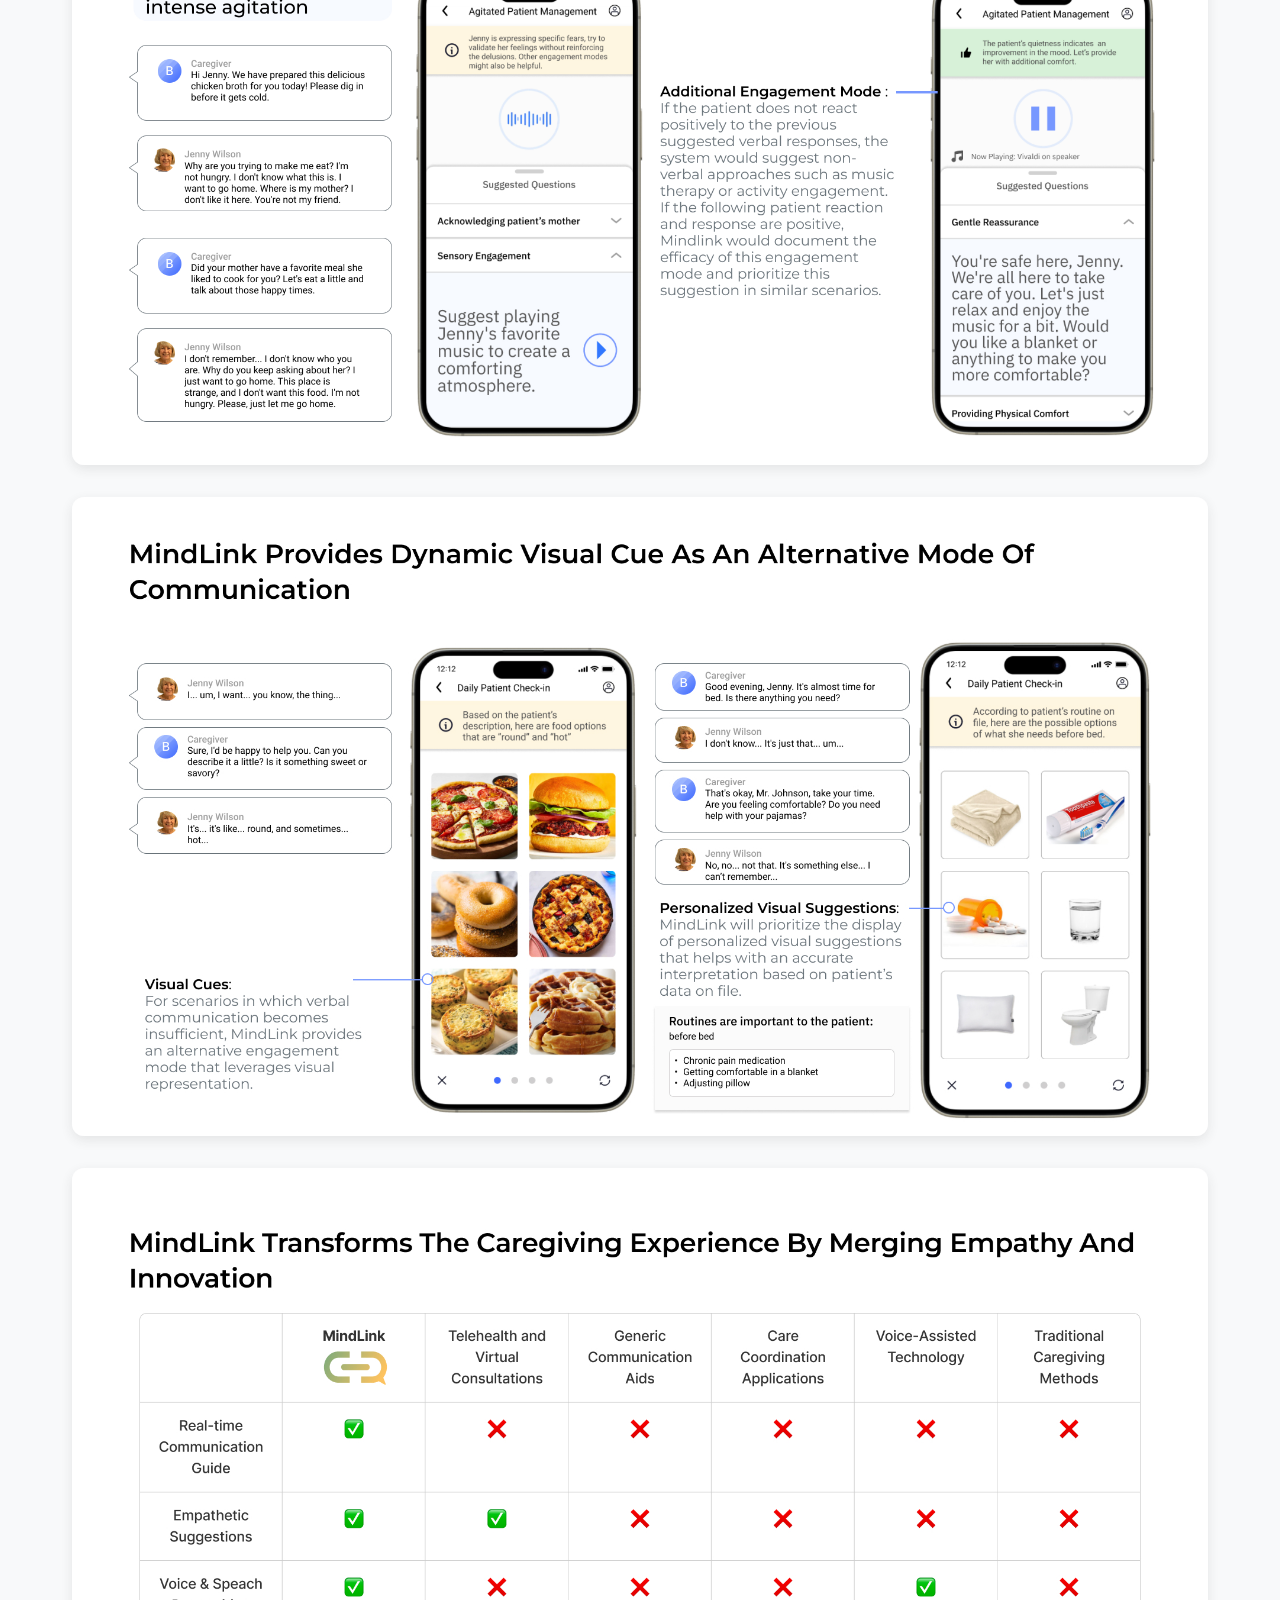
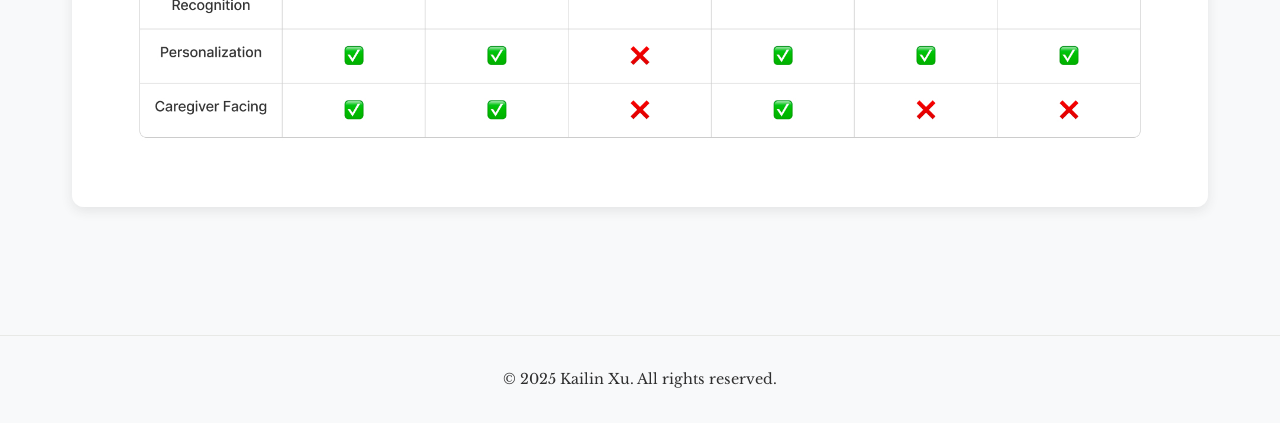
<file: project-ML.html>
<!DOCTYPE html>
<html lang="en">
<head>
    <meta charset="UTF-8">
    <meta name="viewport" content="width=device-width, initial-scale=1.0">
    <title>MindLink - Kailin Xu</title>
    <link rel="stylesheet" href="styles.css">
    <link rel="preconnect" href="https://fonts.googleapis.com">
    <link rel="preconnect" href="https://fonts.gstatic.com" crossorigin>
    <link href="https://fonts.googleapis.com/css2?family=Nunito+Sans:wght@400;600;700&family=Libre+Baskerville:ital,wght@0,400;0,700;1,400&family=Crimson+Pro:ital,wght@0,400;0,600;1,400&display=swap" rel="stylesheet">
</head>
<body>
    <header>
        <div class="header-content">
            <div class="logo">Kailin Xu</div>
            <button class="hamburger" aria-label="Menu">
                <span class="hamburger-line"></span>
                <span class="hamburger-line"></span>
                <span class="hamburger-line"></span>
            </button>
            <nav class="nav-links">
                <a href="index.html#about">About</a>
                <a href="projects.html">Projects</a>
                <a href="index.html#blog">Blog</a>
                <a href="index.html#contact">Contact</a>
                <a href="https://www.linkedin.com/in/kailin-xu-msc-512120191/" target="_blank" class="social-link">
                    <img src="assets/linkedin.svg" alt="LinkedIn">
                </a>
                <a href="https://instagram.com" target="_blank" class="social-link">
                    <img src="assets/instagram.svg" alt="Instagram">
                </a>
            </nav>
        </div>
    </header>

    <div class="main-content">
        <div class="project-detail">
            <a href="projects.html" class="back-link">← Back to Projects</a>
            
            <div class="project-images">
                <img src="assets/Projects/MindLink/01 Intro.jpg" alt="Intro" class="project-image-full">
                <img src="assets/Projects/MindLink/02 Team.jpg" alt="Team" class="project-image-full">
                <img src="assets/Projects/MindLink/03 Problem.jpg" alt="Problem" class="project-image-full">
                <img src="assets/Projects/MindLink/04 Burden.jpg" alt="Burden" class="project-image-full">
                <img src="assets/Projects/MindLink/05 stakeholder map.jpg" alt="Stakeholder Map" class="project-image-full">
                <img src="assets/Projects/MindLink/06 Solution.jpg" alt="Solution" class="project-image-full">
                <img src="assets/Projects/MindLink/07 Mockup.jpg" alt="Mockup 1" class="project-image-full">
                <img src="assets/Projects/MindLink/08 Mockup.jpg" alt="Mockup 2" class="project-image-full">
                <img src="assets/Projects/MindLink/09 Persona _ User cases.jpg" alt="Persona User Cases 1" class="project-image-full">
                <img src="assets/Projects/MindLink/10 Persona _ User cases.jpg" alt="Persona User Cases 2" class="project-image-full">
                <img src="assets/Projects/MindLink/11 Visual cue.jpg" alt="Visual Cue" class="project-image-full">
                <img src="assets/Projects/MindLink/12 Competitor.jpg" alt="Competitor" class="project-image-full">
            </div>
        </div>
    </div>

    <footer>
        <p>&copy; 2025 Kailin Xu. All rights reserved.</p>
    </footer>

    <script>
        // Mobile menu toggle
        const hamburger = document.querySelector('.hamburger');
        const navLinks = document.querySelector('.nav-links');
        
        hamburger.addEventListener('click', () => {
            hamburger.classList.toggle('active');
            navLinks.classList.toggle('active');
        });

        // Close mobile menu when clicking a link
        document.querySelectorAll('.nav-links a').forEach(link => {
            link.addEventListener('click', () => {
                hamburger.classList.remove('active');
                navLinks.classList.remove('active');
            });
        });
    </script>
</body>
</html>
</file>
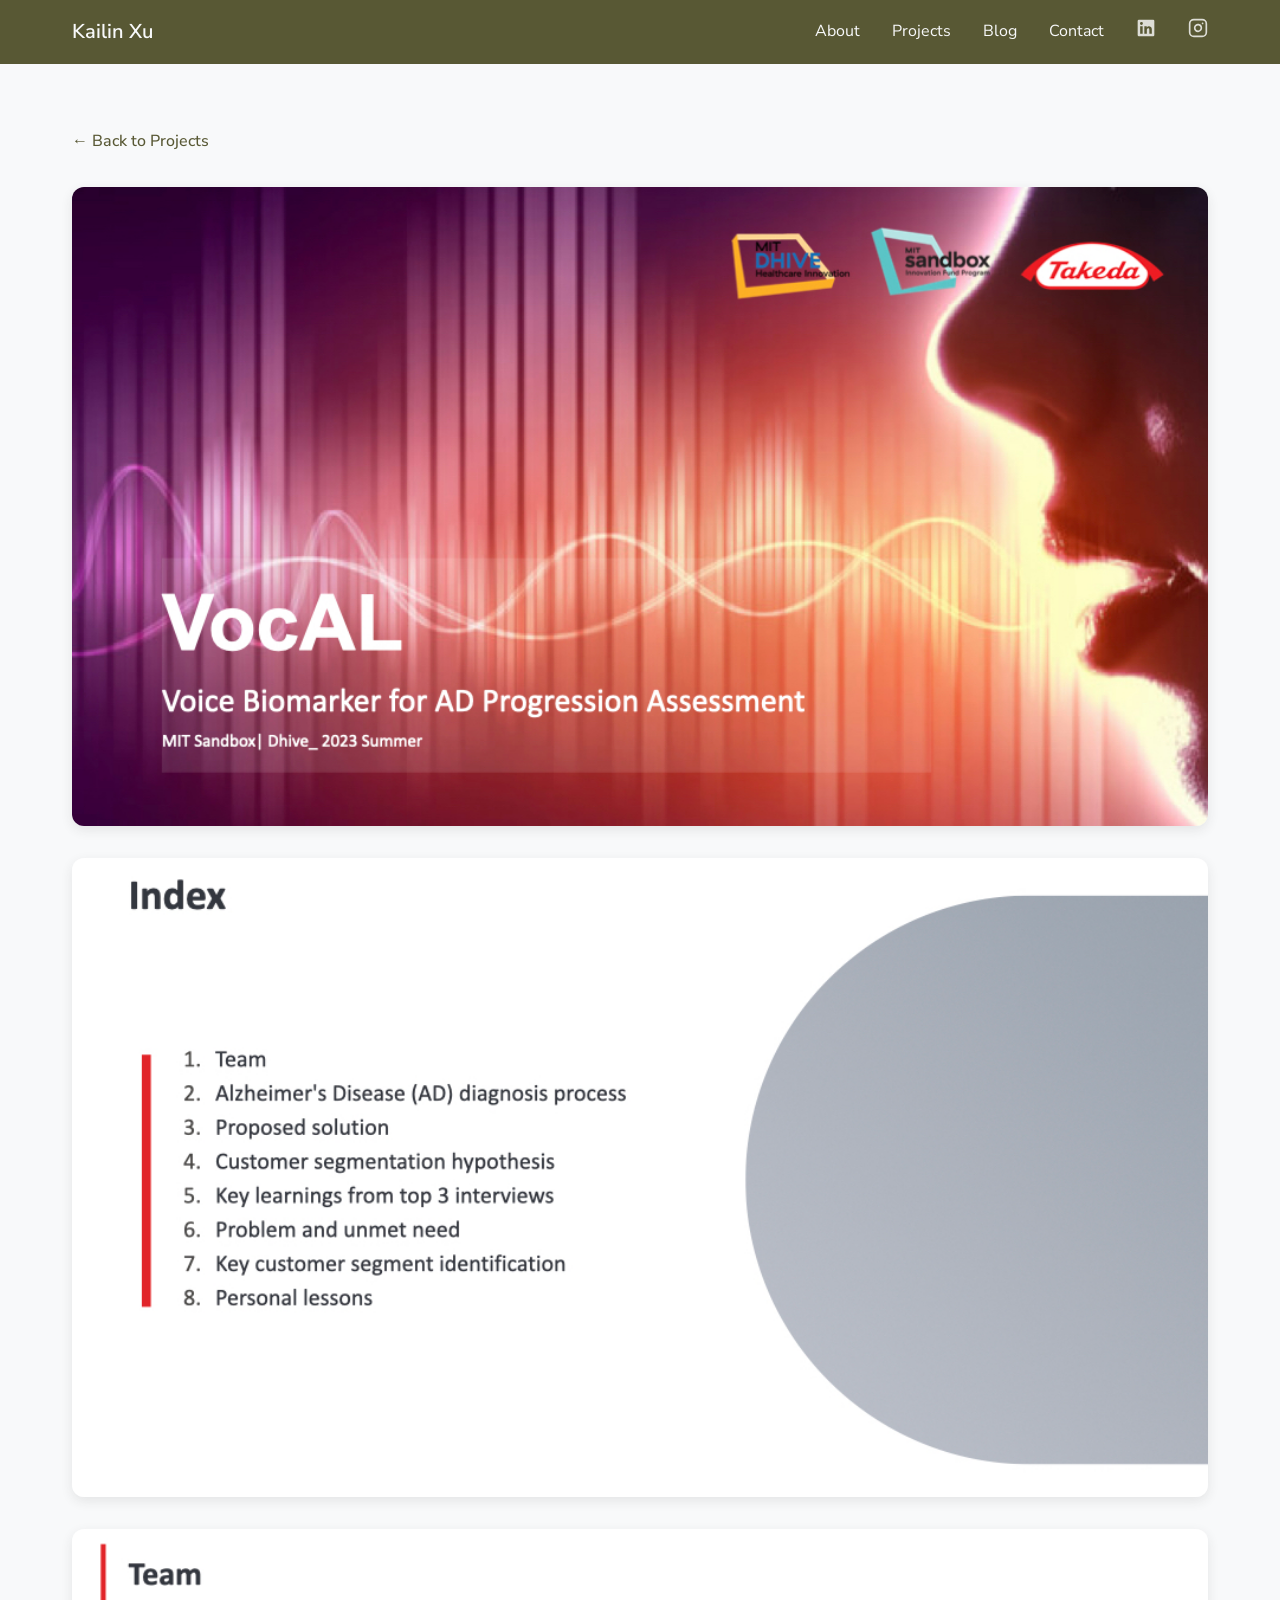
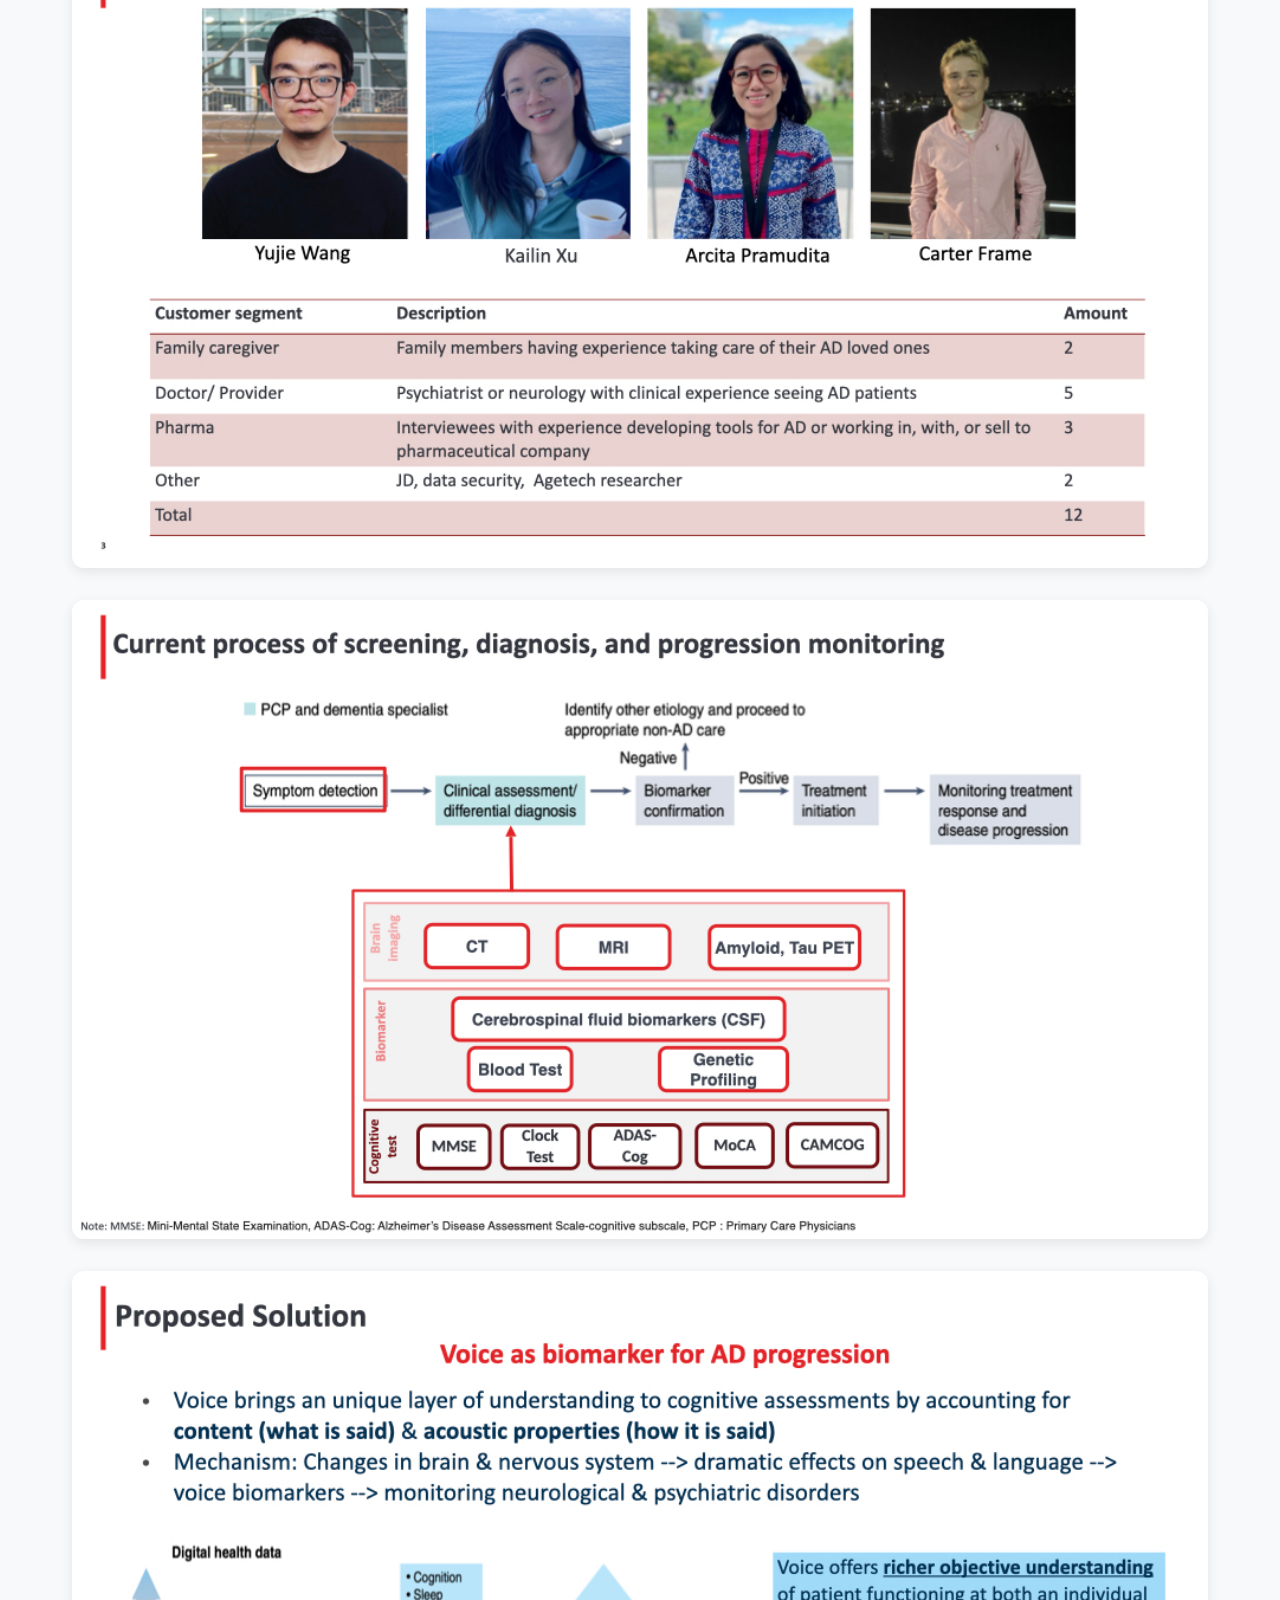
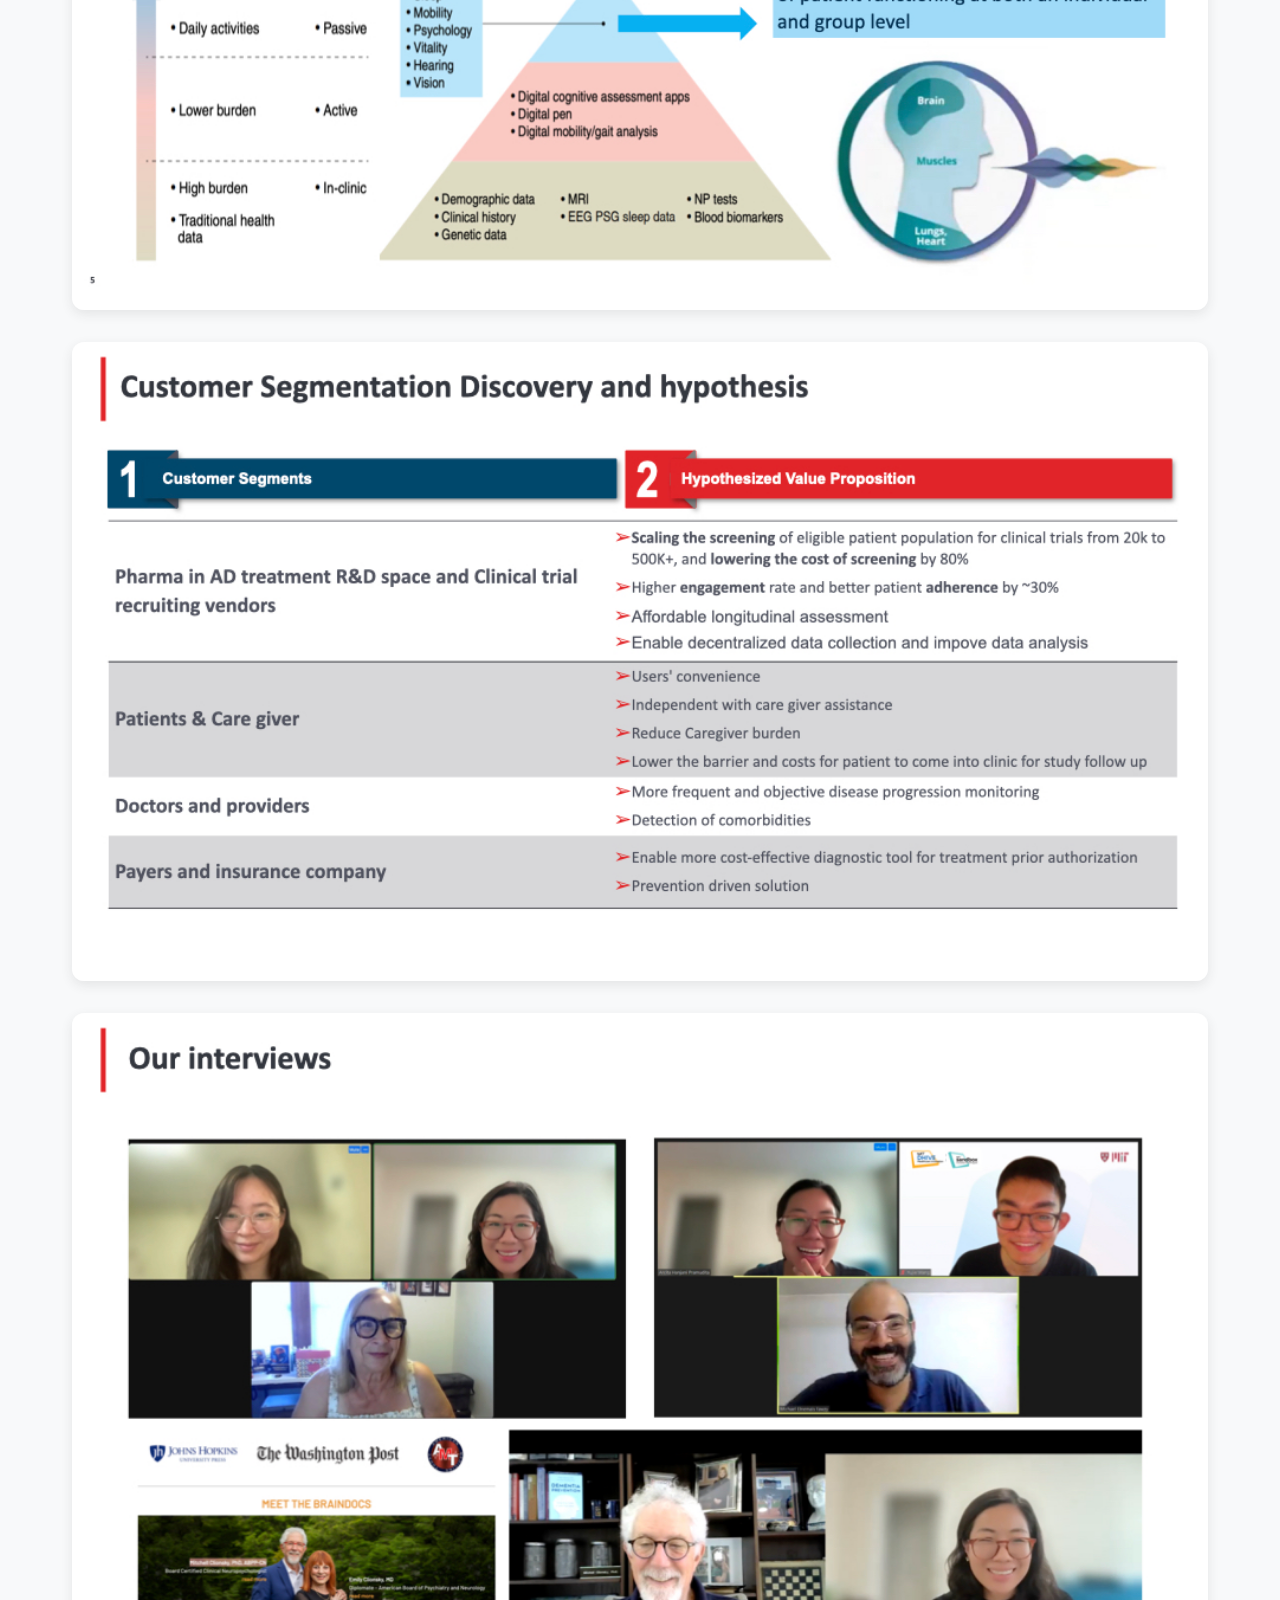
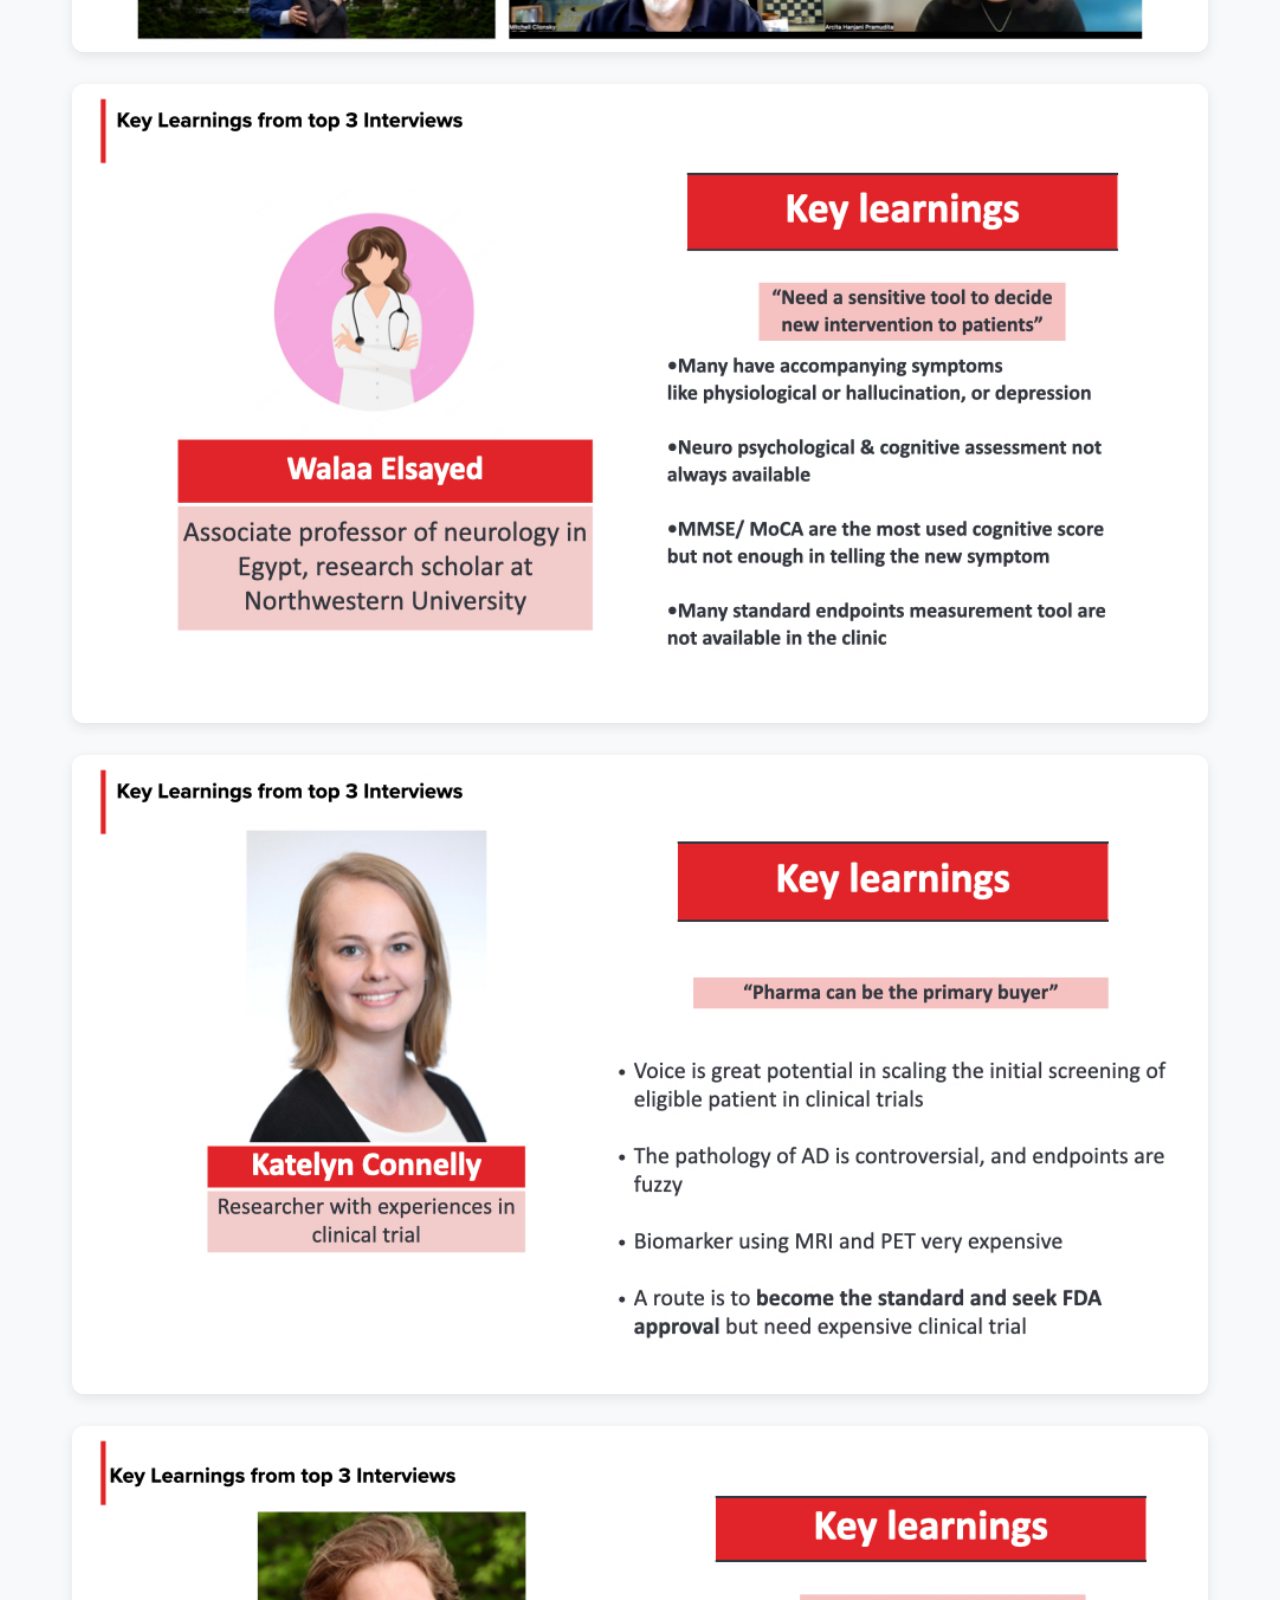
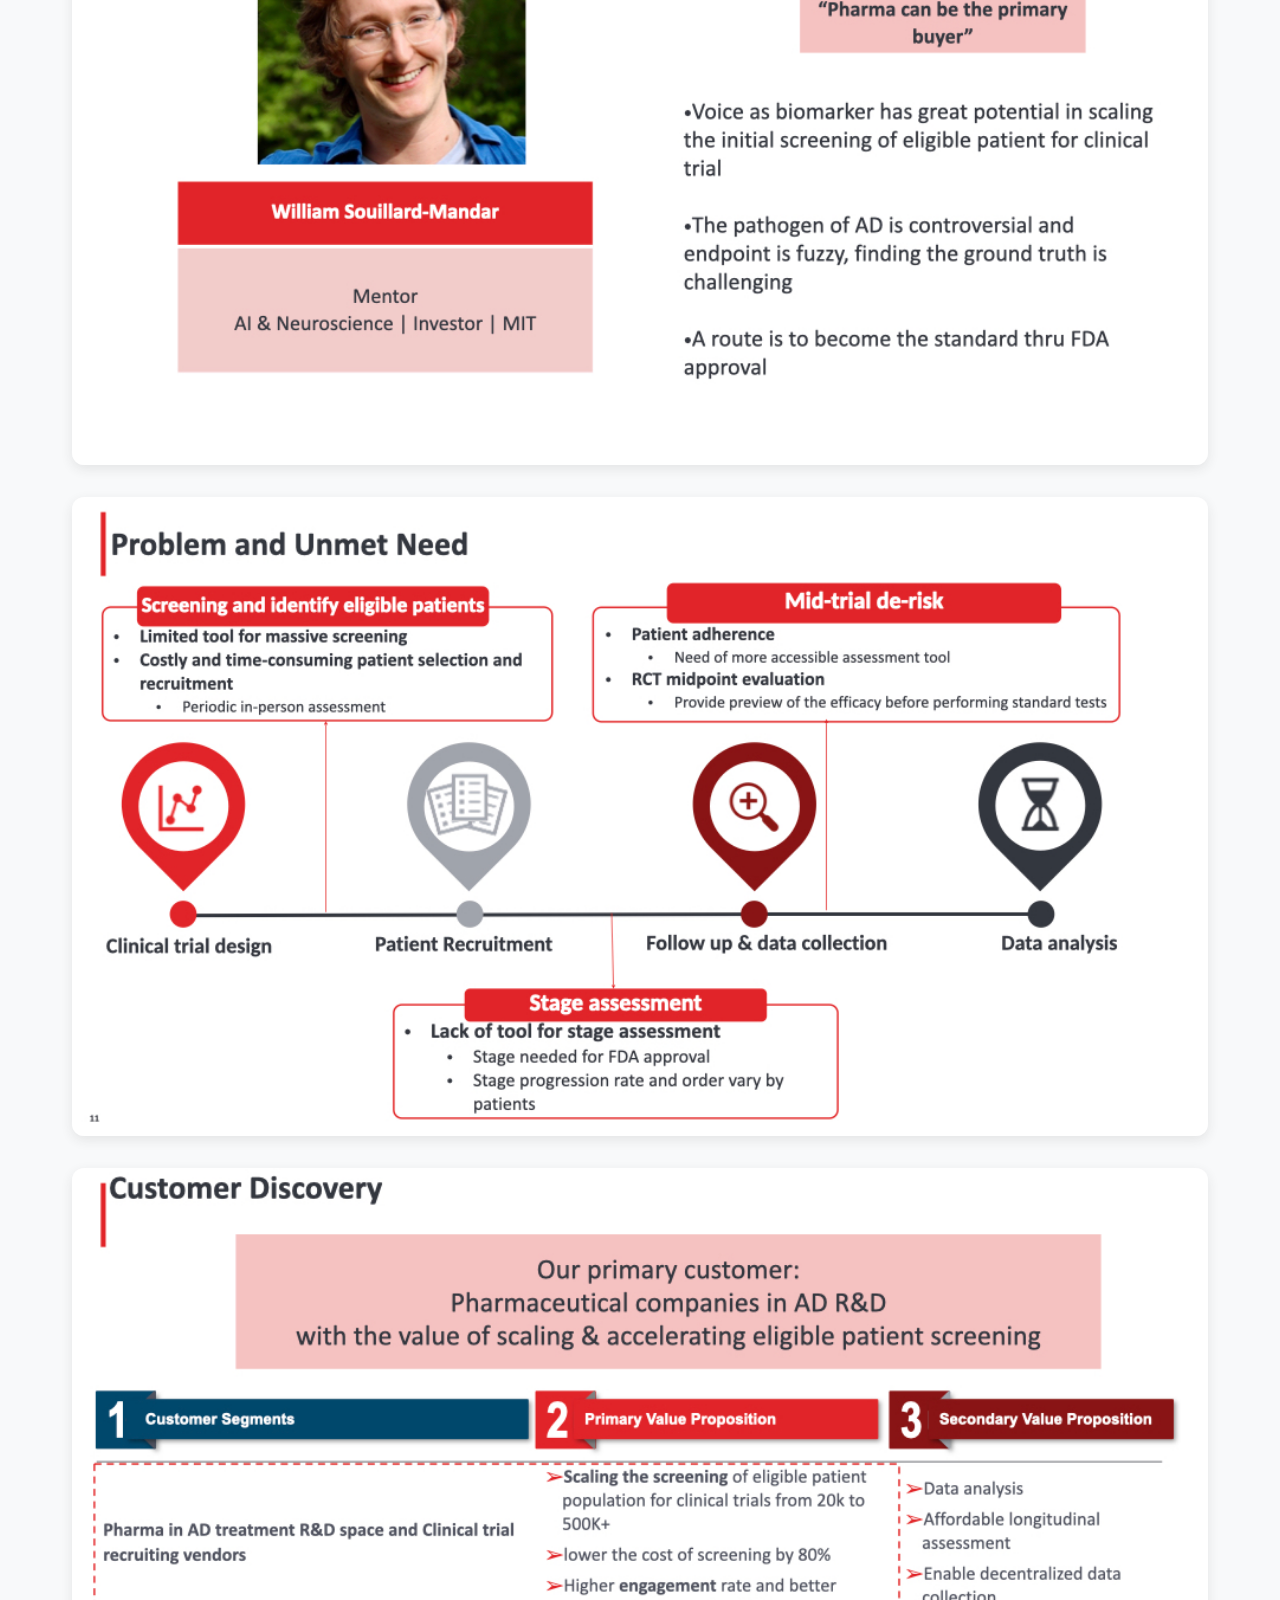
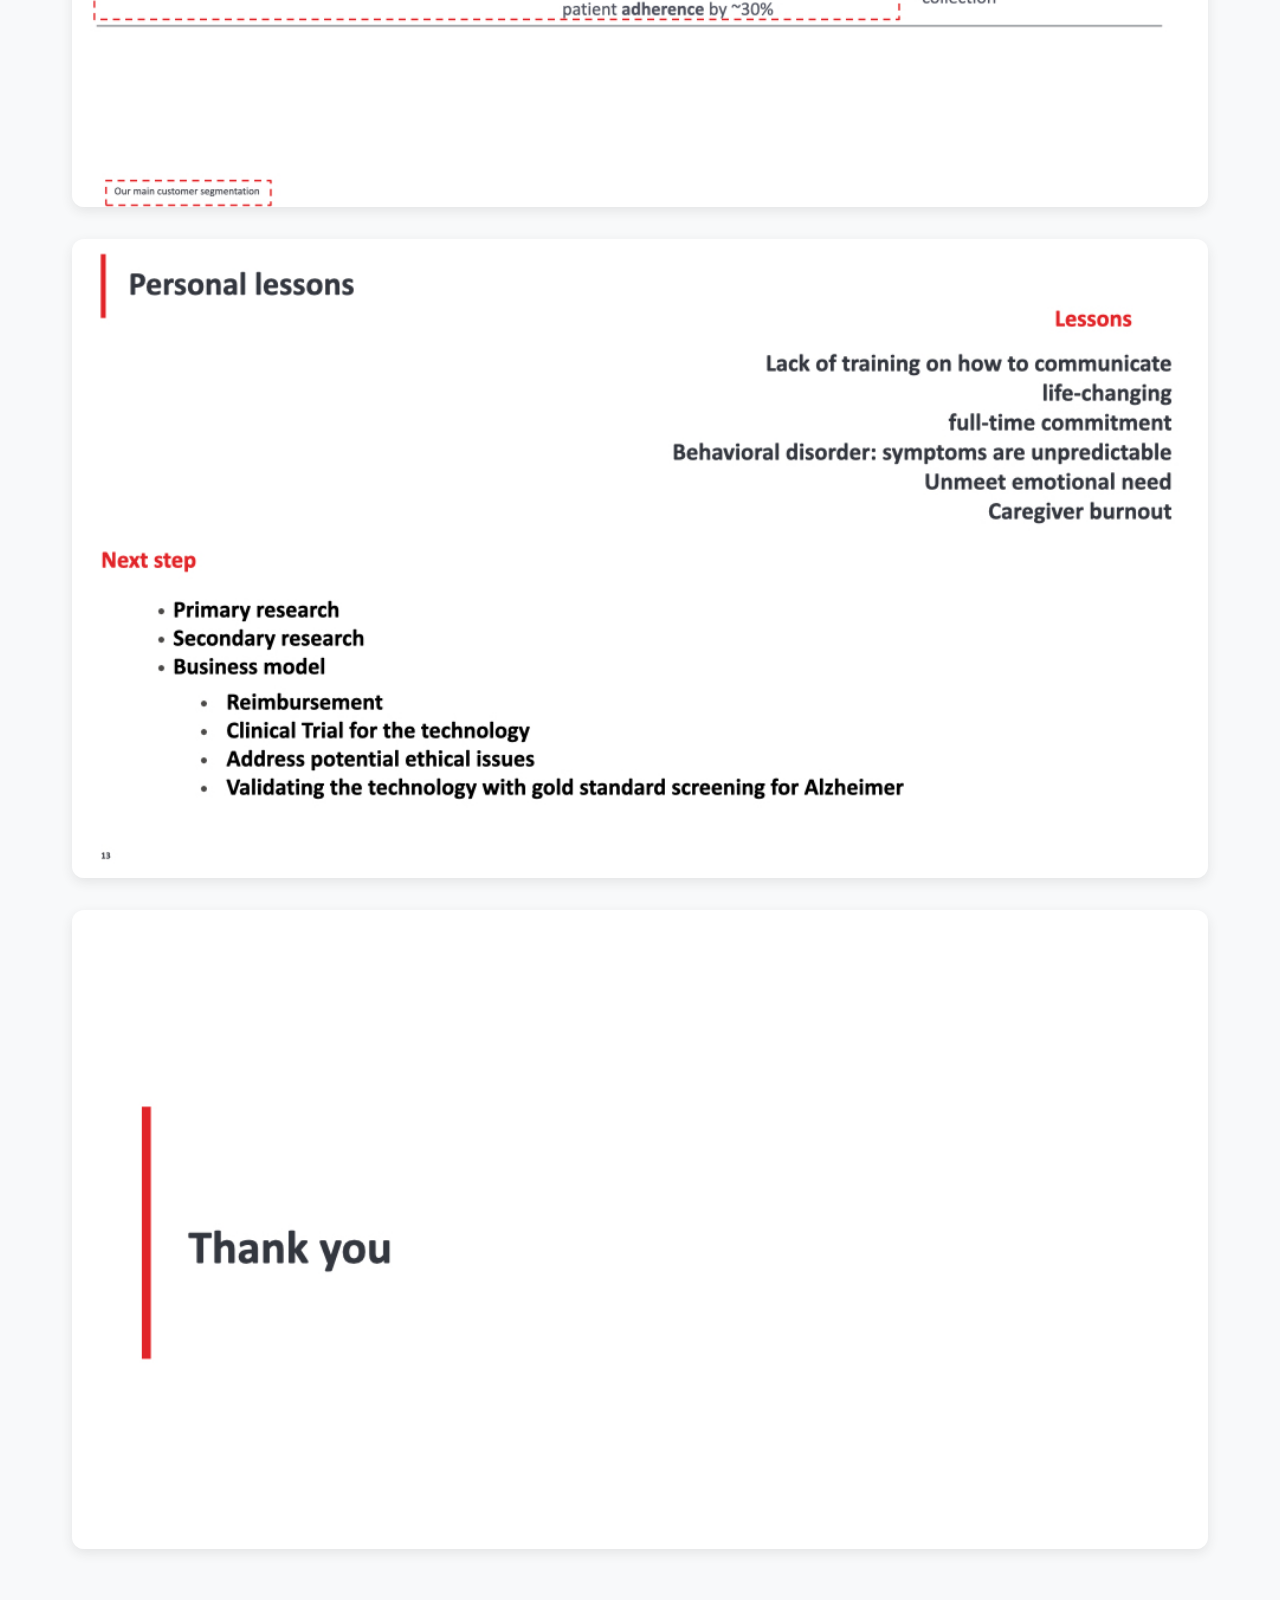
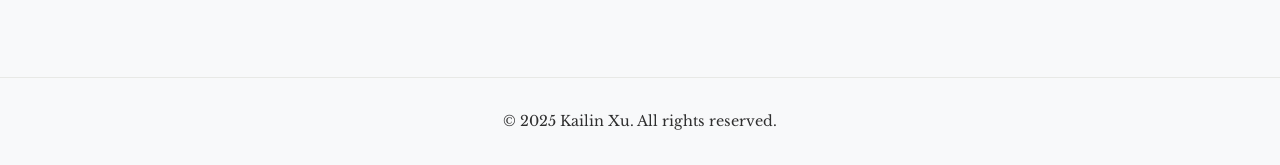
<file: project-VC.html>
<!DOCTYPE html>
<html lang="en">
<head>
    <meta charset="UTF-8">
    <meta name="viewport" content="width=device-width, initial-scale=1.0">
    <title>VocAL - Kailin Xu</title>
    <link rel="stylesheet" href="styles.css">
    <link rel="preconnect" href="https://fonts.googleapis.com">
    <link rel="preconnect" href="https://fonts.gstatic.com" crossorigin>
    <link href="https://fonts.googleapis.com/css2?family=Nunito+Sans:wght@400;600;700&family=Libre+Baskerville:ital,wght@0,400;0,700;1,400&family=Crimson+Pro:ital,wght@0,400;0,600;1,400&display=swap" rel="stylesheet">
</head>
<body>
    <header>
        <div class="header-content">
            <div class="logo">Kailin Xu</div>
            <button class="hamburger" aria-label="Menu">
                <span class="hamburger-line"></span>
                <span class="hamburger-line"></span>
                <span class="hamburger-line"></span>
            </button>
            <nav class="nav-links">
                <a href="index.html#about">About</a>
                <a href="projects.html">Projects</a>
                <a href="index.html#blog">Blog</a>
                <a href="index.html#contact">Contact</a>
                <a href="https://www.linkedin.com/in/kailin-xu-msc-512120191/" target="_blank" class="social-link">
                    <img src="assets/linkedin.svg" alt="LinkedIn">
                </a>
                <a href="https://instagram.com" target="_blank" class="social-link">
                    <img src="assets/instagram.svg" alt="Instagram">
                </a>
            </nav>
        </div>
    </header>

    <div class="main-content">
        <div class="project-detail">
            <a href="projects.html" class="back-link">← Back to Projects</a>
            
            <div class="project-images">
                <img src="assets/Projects/VocAL/VocAL final presentation.001.jpeg" alt="Slide 1" class="project-image-full">
                <img src="assets/Projects/VocAL/VocAL final presentation.002.jpeg" alt="Slide 2" class="project-image-full">
                <img src="assets/Projects/VocAL/VocAL final presentation.003.jpeg" alt="Slide 3" class="project-image-full">
                <img src="assets/Projects/VocAL/VocAL final presentation.004.jpeg" alt="Slide 4" class="project-image-full">
                <img src="assets/Projects/VocAL/VocAL final presentation.005.jpeg" alt="Slide 5" class="project-image-full">
                <img src="assets/Projects/VocAL/VocAL final presentation.006.jpeg" alt="Slide 6" class="project-image-full">
                <img src="assets/Projects/VocAL/VocAL final presentation.007.jpeg" alt="Slide 7" class="project-image-full">
                <img src="assets/Projects/VocAL/VocAL final presentation.008.jpeg" alt="Slide 8" class="project-image-full">
                <img src="assets/Projects/VocAL/VocAL final presentation.009.jpeg" alt="Slide 9" class="project-image-full">
                <img src="assets/Projects/VocAL/VocAL final presentation.010.jpeg" alt="Slide 10" class="project-image-full">
                <img src="assets/Projects/VocAL/VocAL final presentation.011.jpeg" alt="Slide 11" class="project-image-full">
                <img src="assets/Projects/VocAL/VocAL final presentation.012.jpeg" alt="Slide 12" class="project-image-full">
                <img src="assets/Projects/VocAL/VocAL final presentation.013.jpeg" alt="Slide 13" class="project-image-full">
                <img src="assets/Projects/VocAL/VocAL final presentation.014.jpeg" alt="Slide 14" class="project-image-full">
            </div>
        </div>
    </div>

    <footer>
        <p>&copy; 2025 Kailin Xu. All rights reserved.</p>
    </footer>

    <script>
        // Mobile menu toggle
        const hamburger = document.querySelector('.hamburger');
        const navLinks = document.querySelector('.nav-links');
        
        hamburger.addEventListener('click', () => {
            hamburger.classList.toggle('active');
            navLinks.classList.toggle('active');
        });

        // Close mobile menu when clicking a link
        document.querySelectorAll('.nav-links a').forEach(link => {
            link.addEventListener('click', () => {
                hamburger.classList.remove('active');
                navLinks.classList.remove('active');
            });
        });
    </script>
</body>
</html>
</file>
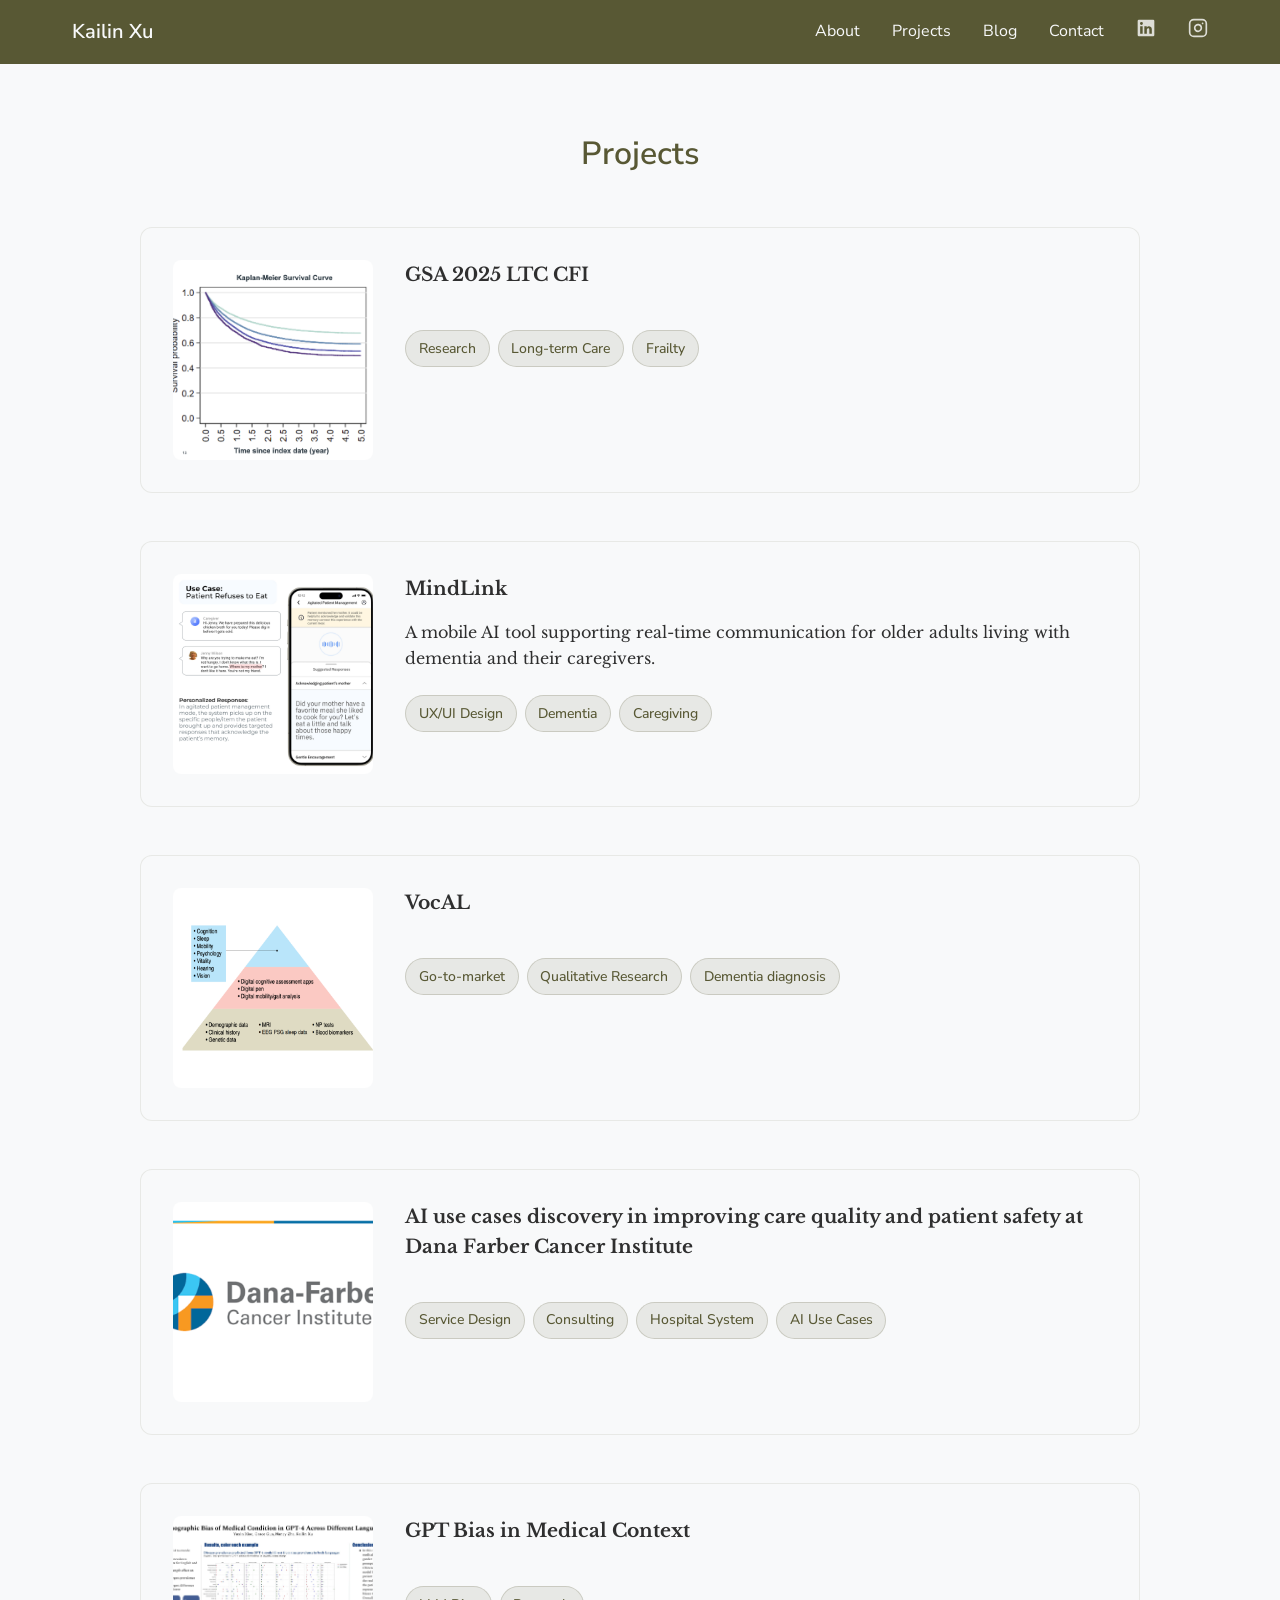
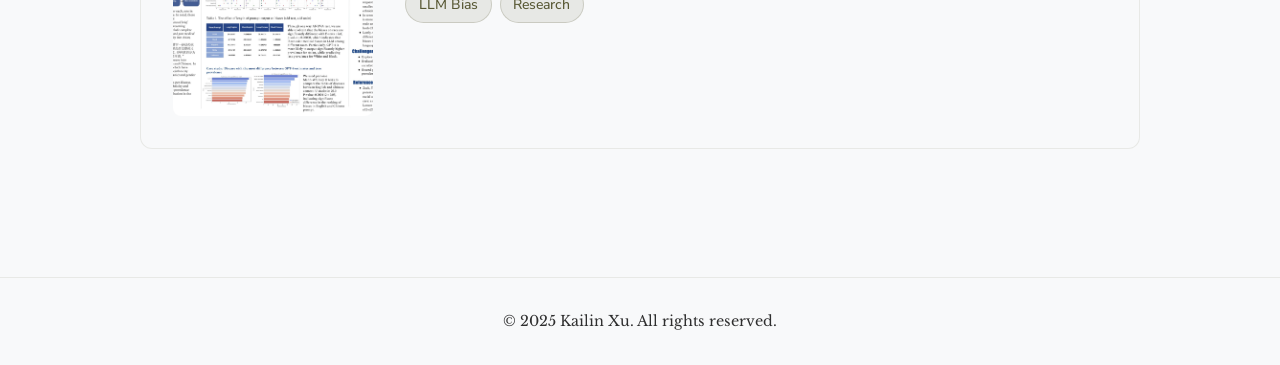
<file: projects.html>
<!DOCTYPE html>
<html lang="en">
<head>
    <meta charset="UTF-8">
    <meta name="viewport" content="width=device-width, initial-scale=1.0">
    <title>Projects - Kailin Xu</title>
    <link rel="stylesheet" href="styles.css">
    <link rel="preconnect" href="https://fonts.googleapis.com">
    <link rel="preconnect" href="https://fonts.gstatic.com" crossorigin>
    <link href="https://fonts.googleapis.com/css2?family=Nunito+Sans:wght@400;600;700&family=Libre+Baskerville:ital,wght@0,400;0,700;1,400&family=Crimson+Pro:ital,wght@0,400;0,600;1,400&display=swap" rel="stylesheet">
</head>
<body>
    <header>
        <div class="header-content">
            <div class="logo">Kailin Xu</div>
            <button class="hamburger" aria-label="Menu">
                <span class="hamburger-line"></span>
                <span class="hamburger-line"></span>
                <span class="hamburger-line"></span>
            </button>
            <nav class="nav-links">
                <a href="index.html#about">About</a>
                <a href="projects.html">Projects</a>
                <a href="index.html#blog">Blog</a>
                <a href="index.html#contact">Contact</a>
                <a href="https://www.linkedin.com/in/kailin-xu-msc-512120191/" target="_blank" class="social-link">
                    <img src="assets/linkedin.svg" alt="LinkedIn">
                </a>
                <a href="https://instagram.com" target="_blank" class="social-link">
                    <img src="assets/instagram.svg" alt="Instagram">
                </a>
            </nav>
        </div>
    </header>

    <div class="main-content">
        <section class="projects">
            <h2>Projects</h2>
            <div class="projects-grid">
                <div class="project-card" onclick="window.location.href='project-GSA.html'" style="cursor: pointer;">
                    <div class="project-image">
                        <img src="assets/Projects/GSA2025_PPT_LTC_CFI/cover.png" alt="GSA 2025 LTC CFI" class="project-img">
                    </div>
                    <div class="project-content">
                        <h3 class="project-title">GSA 2025 LTC CFI</h3>
                        <p class="project-description"></p>
                        <div class="project-tags">
                            <span class="project-tag">Research</span>
                            <span class="project-tag">Long-term Care</span>
                            <span class="project-tag">Frailty</span>
                        </div>
                    </div>
                </div>

                <div class="project-card" onclick="window.location.href='project-ML.html'" style="cursor: pointer;">
                    <div class="project-image">
                        <img src="assets/Projects/ML.png" alt="MindLink" class="project-img">
                    </div>
                    <div class="project-content">
                        <h3 class="project-title">MindLink</h3>
                        <p class="project-description">A mobile AI tool supporting real-time communication for older adults living with dementia and their caregivers.</p>
                        <div class="project-tags">
                            <span class="project-tag">UX/UI Design</span>
                            <span class="project-tag">Dementia</span>
                            <span class="project-tag">Caregiving</span>
                        </div>
                    </div>
                </div>

                <div class="project-card" onclick="window.location.href='project-VC.html'" style="cursor: pointer;">
                    <div class="project-image">
                        <img src="assets/Projects/VC.png" alt="VocAL" class="project-img">
                    </div>
                    <div class="project-content">
                        <h3 class="project-title">VocAL</h3>
                        <p class="project-description"></p>
                        <div class="project-tags">
                            <span class="project-tag">Go-to-market</span>
                            <span class="project-tag">Qualitative Research</span>
                            <span class="project-tag">Dementia diagnosis</span>
                        </div>
                    </div>
                </div>

                <div class="project-card" onclick="window.location.href='project-DFCI.html'" style="cursor: pointer;">
                    <div class="project-image">
                        <img src="assets/Projects/DFCI/DFCI Poster Presentation.001.png" alt="DFCI" class="project-img">
                    </div>
                    <div class="project-content">
                        <h3 class="project-title">AI use cases discovery in improving care quality and patient safety at Dana Farber Cancer Institute</h3>
                        <p class="project-description"></p>
                        <div class="project-tags">
                            <span class="project-tag">Service Design</span>
                            <span class="project-tag">Consulting</span>
                            <span class="project-tag">Hospital System</span>
                            <span class="project-tag">AI Use Cases</span>
                        </div>
                    </div>
                </div>

                <div class="project-card" onclick="window.location.href='project-GPT.html'" style="cursor: pointer;">
                    <div class="project-image">
                        <img src="assets/Projects/GPT_bias_Poster.jpg" alt="GPT Bias Poster" class="project-img">
                    </div>
                    <div class="project-content">
                        <h3 class="project-title">GPT Bias in Medical Context</h3>
                        <p class="project-description"></p>
                        <div class="project-tags">
                            <span class="project-tag">LLM Bias</span>
                            <span class="project-tag">Research</span>
                        </div>
                    </div>
                </div>
            </div>
        </section>
    </div>

    <footer>
        <p>&copy; 2025 Kailin Xu. All rights reserved.</p>
    </footer>

    <script>
        // Mobile menu toggle
        const hamburger = document.querySelector('.hamburger');
        const navLinks = document.querySelector('.nav-links');
        
        hamburger.addEventListener('click', () => {
            hamburger.classList.toggle('active');
            navLinks.classList.toggle('active');
        });

        // Close mobile menu when clicking a link
        document.querySelectorAll('.nav-links a').forEach(link => {
            link.addEventListener('click', () => {
                hamburger.classList.remove('active');
                navLinks.classList.remove('active');
            });
        });
    </script>
</body>
</html>
</file>
<file: styles.css>
/* Reset and base styles */
* {
    margin: 0;
    padding: 0;
    box-sizing: border-box;
}

body {
    font-family: 'Libre Baskerville', serif;
    line-height: 1.6;
    color: #2F2F2F;
    background-color: #f8f9fa;
    margin: 0;
    padding: 0;
}

/* Header and Navigation */
header {
    background-color: #585834;
    padding: 1rem 0;
    width: 100%;
}

.header-content {
    max-width: 1200px;
    margin: 0 auto;
    padding: 0 2rem;
    display: flex;
    justify-content: space-between;
    align-items: center;
}

.logo {
    font-family: 'Nunito Sans', sans-serif;
    font-size: 1.25rem;
    font-weight: 600;
    color: #f8f9fa;
}

.nav-links {
    display: flex;
    gap: 2rem;
    align-items: center;
}

.nav-links a {
    text-decoration: none;
    color: #f8f9fa;
    font-weight: 400;
    font-family: 'Nunito Sans', sans-serif;
    transition: color 0.3s ease;
}

.nav-links a:hover {
    color: #a1a160;
}

.social-link {
    opacity: 0.8;
    transition: opacity 0.3s ease;
}

.social-link:hover {
    opacity: 1;
}

.social-link img {
    width: 20px;
    height: 20px;
    filter: brightness(0) invert(1); /* Make icons white on olive background */
}

/* Main Content */
.main-content {
    max-width: 1200px;
    margin: 0 auto;
    padding: 0 2rem;
    display: flex;
    flex-direction: column;
    align-items: center;
}

/* Hero Section */
.hero {
    padding: 6rem 0;
    width: 100%;
}

.hero-content {
    display: flex;
    justify-content: center;
    align-items: center;
    gap: 4rem;
    max-width: 1200px;
    margin: 0 auto;
}

.titles {
    flex: 1;
    text-align: center;
}

.titles h1, .titles h2 {
    margin-bottom: 1rem;
    font-family: 'Nunito Sans', sans-serif;
    font-weight: 600;
}

.titles h1 {
    font-size: 2.5rem;
    color: #585834;
}

.titles h2 {
    font-size: 2rem;
    color: #7A94A8;
}

.hero-statement h1, .hero-statement h2 {
    margin-bottom: 1rem;
    font-family: 'Nunito Sans', sans-serif;
    font-weight: 600;
    text-align: left;
}

.hero-statement h1 {
    font-size: 2.5rem;
    color: #585834;
}

.hero-statement h2 {
    font-size: 2rem;
    color: #7A94A8;
}

.hero-image {
    flex-shrink: 0;
}

.hero-statement {
    flex: 1;
    text-align: left;
}

.profile-image {
    width: 100%;
    max-width: 300px;
    height: auto;
    border-radius: 20px;
    display: block;
}

/* One-liner Section */
.one-liner {
    flex: 1;
    font-size: 3.5rem;
    line-height: 1.2;
    font-weight: 400;
    font-family: 'Nunito Sans', sans-serif;
    color: #585834;
    text-align: left;
    margin: 0;
}

.name-italic {
    font-family: 'Crimson Pro', serif;
    font-style: italic;
    color: #7A94A8;
}

/* About Section */
.about {
    padding: 4rem 0;
    width: 100%;
    display: flex;
    flex-direction: column;
    align-items: center;
}

.about h2 {
    font-size: 2rem;
    margin-bottom: 2rem;
    font-weight: 600;
    font-family: 'Nunito Sans', sans-serif;
    color: #585834;
    text-align: center;
}

.about-content {
    max-width: 800px;
    text-align: center;
}

.about-content p {
    margin-bottom: 1.5rem;
    font-size: 1.1rem;
    color: #2F2F2F;
}

.education {
    margin-top: 3rem;
    text-align: center;
    width: 100%;
}

.education ul {
    list-style: none;
    margin-top: 1rem;
}

.education li {
    font-size: 1.1rem;
    margin-bottom: 0.5rem;
    color: #2F2F2F;
}

.education h2 {
    font-family: 'Nunito Sans', sans-serif;
    color: #585834;
}

/* Projects Section */
.projects {
    padding: 4rem 0;
    width: 100%;
    display: flex;
    flex-direction: column;
    align-items: center;
}

.projects h2 {
    font-size: 2rem;
    margin-bottom: 3rem;
    font-weight: 600;
    font-family: 'Nunito Sans', sans-serif;
    color: #585834;
    text-align: center;
}

.projects-grid {
    width: 100%;
    max-width: 1000px;
    display: flex;
    flex-direction: column;
    gap: 3rem;
}

.project-card {
    display: flex;
    gap: 2rem;
    align-items: flex-start;
    padding: 2rem;
    background-color: rgba(248, 249, 250, 0.8);
    border-radius: 12px;
    border: 1px solid rgba(88, 88, 52, 0.1);
    transition: transform 0.3s ease, box-shadow 0.3s ease;
}

.project-card:hover {
    transform: translateY(-4px);
    box-shadow: 0 8px 24px rgba(47, 47, 47, 0.1);
}

.project-image {
    flex-shrink: 0;
    width: 200px;
    height: 200px;
    border-radius: 8px;
    overflow: hidden;
    background-color: rgba(88, 88, 52, 0.1);
}

.project-img {
    width: 100%;
    height: 100%;
    object-fit: cover;
}

.project-content {
    flex: 1;
    display: flex;
    flex-direction: column;
    gap: 1rem;
    justify-content: center;
}

.project-description {
    font-size: 1rem;
    color: #2F2F2F;
    line-height: 1.6;
    margin: 0;
}

.project-tags {
    display: flex;
    flex-wrap: wrap;
    gap: 0.5rem;
    margin-top: 0.5rem;
}

.project-tag {
    display: inline-block;
    padding: 0.4rem 0.8rem;
    background-color: rgba(88, 88, 52, 0.1);
    color: #585834;
    border-radius: 20px;
    font-size: 0.875rem;
    font-family: 'Nunito Sans', sans-serif;
    font-weight: 500;
    border: 1px solid rgba(88, 88, 52, 0.2);
    transition: all 0.3s ease;
}

.project-tag:hover {
    background-color: rgba(88, 88, 52, 0.2);
    border-color: #585834;
}

/* Responsive adjustments for projects */
@media (max-width: 768px) {
    .project-card {
        flex-direction: column;
        padding: 1.5rem;
    }

    .project-image {
        width: 100%;
        height: 250px;
    }


    .projects-grid {
        gap: 2rem;
    }
}

/* Hamburger Menu */
.hamburger {
    display: none;
    background: none;
    border: none;
    cursor: pointer;
    padding: 0;
    width: 30px;
    height: 24px;
    position: relative;
    z-index: 100;
}

.hamburger-line {
    display: block;
    width: 100%;
    height: 2px;
    background-color: #f8f9fa;
    margin: 6px 0;
    transition: transform 0.3s ease-in-out, opacity 0.3s ease-in-out;
}

.hamburger.active .hamburger-line:nth-child(1) {
    transform: translateY(8px) rotate(45deg);
}

.hamburger.active .hamburger-line:nth-child(2) {
    opacity: 0;
}

.hamburger.active .hamburger-line:nth-child(3) {
    transform: translateY(-8px) rotate(-45deg);
}

/* Responsive Design */
@media (max-width: 768px) {
    .hamburger {
        display: block;
    }

    .nav-links {
        position: fixed;
        top: 0;
        right: -100%;
        width: 70%;
        height: 100vh;
        background-color: #585834;
        padding: 80px 20px 20px;
        display: flex;
        flex-direction: column;
        align-items: center;
        gap: 2rem;
        transition: right 0.3s ease-in-out;
        z-index: 90;
    }

    .nav-links.active {
        right: 0;
    }

    .nav-links a {
        font-size: 1.2rem;
    }

    .social-link {
        margin-top: 1rem;
    }

    .hero-content {
        flex-direction: column;
        text-align: center;
    }


    .titles h1 {
        font-size: 2rem;
    }

    .titles h2 {
        font-size: 1.5rem;
    }

    .one-liner {
        font-size: 2rem;
        text-align: center;
    }
}

/* Add overlay when mobile menu is active */
@media (max-width: 768px) {
    .nav-links.active::before {
        content: '';
        position: fixed;
        top: 0;
        left: 0;
        width: 100%;
        height: 100%;
        background-color: rgba(47, 47, 47, 0.4);
        z-index: -1;
    }
    
    .nav-links a {
        color: #f8f9fa;
    }
    
    .nav-links a:hover {
        color: #a1a160;
    }
} 

.project-card-link {
    text-decoration: none;
    color: inherit;
    display: block;
}

.project-card-link:hover .project-card {
    transform: translateY(-4px);
    box-shadow: 0 8px 24px rgba(47, 47, 47, 0.15);
} 

/* Project Detail Page */
.project-detail {
    padding: 4rem 0;
    width: 100%;
    max-width: 1200px;
}

.back-link {
    display: inline-block;
    margin-bottom: 2rem;
    color: #585834;
    text-decoration: none;
    font-family: 'Nunito Sans', sans-serif;
    font-weight: 500;
    transition: color 0.3s ease;
}

.back-link:hover {
    color: #a1a160;
}

.project-images {
    display: flex;
    flex-direction: column;
    gap: 2rem;
    width: 100%;
}

.project-image-full {
    width: 100%;
    height: auto;
    border-radius: 12px;
    box-shadow: 0 4px 12px rgba(47, 47, 47, 0.1);
    display: block;
}

/* Responsive adjustments for project detail */
@media (max-width: 768px) {
    .project-images {
        gap: 1.5rem;
    }
    
    .project-image-full {
        border-radius: 8px;
    }
}

/* Footer */
footer {
    text-align: center;
    padding: 2rem 0;
    margin-top: 4rem;
    border-top: 1px solid rgba(88, 88, 52, 0.1);
    color: #2F2F2F;
    font-family: 'Libre Baskerville', serif;
    font-size: 0.9rem;
}
</file>
